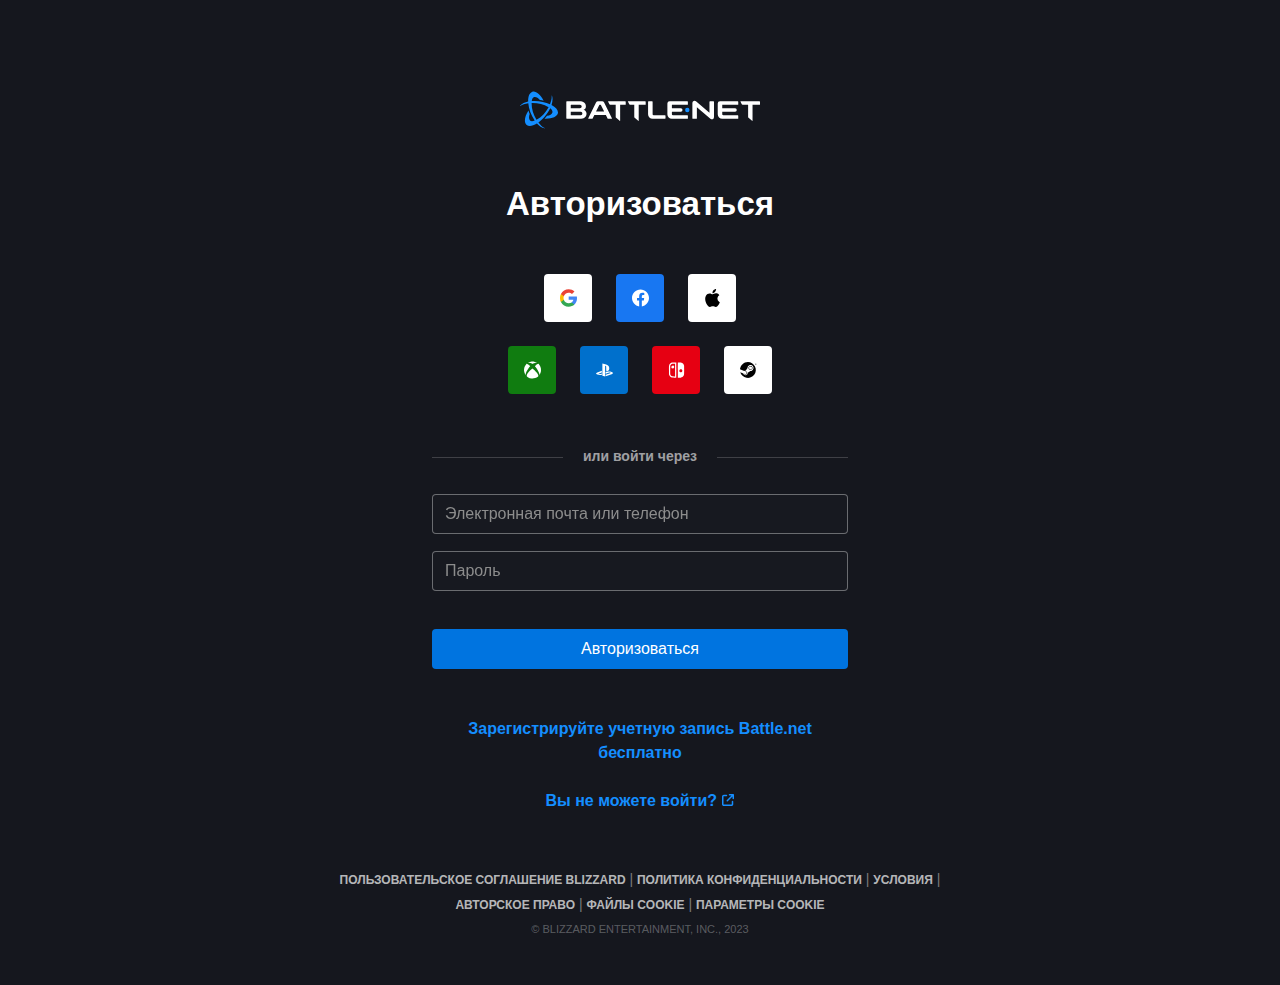
<file: Battle.net/index.html>
<!DOCTYPE html>
<html>
    <head>
        <meta charset="UTF-8">
        <link rel="icon" href="images/favicon.ico" type="image/x-icon">
        <title>Авторизация в Battle.net</title>
        <style>
            .body{
                background-attachment: scroll;
                background-clip: border-box;
                background-color: #15171E;
                background-image: none;
                background-origin: padding-box;
                background-position-x: 50%;
                background-position-y: 0;
                background-size: auto;
                color: #ffffff;
                font-family: "Object Sans", "Arial", "Helvetica", "Segoe UI Symbol", "Segoe MDL2 Assets", sans-serif;
                font-feature-settings: "kern" "liga";
                font-size: 16px;
                height: 965px;
                line-height: 24px;
                margin-top: 0;
                margin-bottom: 0;
                margin-left: 0;
                margin-right: 0;
                min-width: 275px;
                text-size-adjust: 100%;
                display: flex;
                justify-content: center; 
                align-items: center; 
                min-height: 100vh;
            }
            .main{
                max-width: 416px;
                width: 100%;
                display: flex;
                flex-direction: column;
                position: static;
                max-height: 735px;
                height: 100%;
                padding-bottom: 40px;
                transform: none;
            }
            .main-logo{
                margin: 0 auto 38px auto;
                background-size: contain;
                background-position: center;
                background-repeat: no-repeat;
                width: 240px;
                height: 72px;
                display: flex;
            }
            .text{
                font-size: 32px;
                color: #ffffff;
                text-align: center;
                display: block;
                font-weight: 800;
                font-size: 33px;
                line-height: 36px;
                margin: 40px 0px;
            }
            .auth-button{
                margin: 0 auto 11px;
                text-align: center;
                margin-top: 35px;
            }
            .auth{
                padding: 24px 0;
                box-sizing: border-box;
                border: none;
                position: relative;
                width: 100%;
                display: block;
            }
            .main-div{
                display: flex; 
                flex-direction: column; 
                margin: 0 auto 25px; 
                max-width: 416px; 
                min-height: 100%; 
                position: static; 
                transform: none;
            }
            .main-div::before{
                content: "";
                display: block;
                flex-grow: 1;
                min-height: 24px;
                height: 70px;
            }
            .login{
                display: flex;
                flex-flow: row wrap;
                justify-content: center;
                align-items: center;
                margin: 0 40px;
            }
            .container{
                display: flex; 
                flex-direction: column; 
                width: 100%; 
                max-width: 1200px; 
                min-height: 100%; 
                padding-bottom: 40px; 
                padding-left: 0; 
                padding-right: 0; 
                padding-top: 0; 
                position: relative; 
                box-sizing: content-box;
            }
            .buttons{
                display: flex;
                flex-flow: row;
                justify-content: center;
                align-items: center;
                margin: 0 40px;
            }
            .link{
                margin-bottom: 24px;
                display: list-item;
                padding-left: 0;
            }
            .link-a{
                color: #148eff;
                text-decoration: none;
                text-underline-position: under;
                font-weight: 700;
                background: transparent;
            }
            .link-a:hover{
                text-decoration: underline;
                filter: brightness(1.2);
            }
            .button{
                position: relative;
                width: 48px;
                height: 48px;
                padding: 0; 
                margin: 12px;
                border-radius: 4px;
                display: flex; 
                justify-content: center; 
                align-items: center; 
            }
            .button:hover{
                filter: brightness(0.8);
            }
            .main-span{
                position: relative;
                display: inline-block;   
            }
            .main-span:before{
                background-color: rgba(255, 255, 255, 0.18);
                right: 100%;
                margin-right: 20px;
                width: 500px;
                content: "";
                height: 1px;
                position: absolute;
                top: 50%;
            }
            .main-span:after{
                background-color: rgba(255, 255, 255, 0.18);
                left: 100%;
                width: 500px;
                margin-left: 20px;
                content: "";
                height: 1px;
                position: absolute;
                top: 50%;
            }
            .third-party{
                color: rgba(255, 255, 255, 0.6);
                margin: 40px 0 24px 0;
                font-style: normal;
                font-weight: 700;
                width: 100%;
                overflow: hidden;
                white-space: nowrap;
                font-size: 14px;
                font-family: "Noto Sans", "Object Sans", sans-serif;
                line-height: 21px;
                text-transform: none;
                padding: 0;
                display: block;
                text-align: center;
            }
            .submit-button{
                margin-top: 5px;
                margin-bottom: 6px;
                display: block;
                width: 100%;
                padding-left: 0;
                padding-right: 0;
                background-color: #0074e0;
                color: #ffffff;
                border: 2px solid transparent;
                font-weight: 500;
                border-radius: 4px;
                transition: background-color 0.2s, border-color 0.2s, color 0.2s;
                white-space: normal;
                margin: 3px 0;
                padding: 0 20px;
                font-size: 16px;
                line-height: 20px;
                min-height: 40px;
                text-align: center;
                cursor: pointer;
                box-sizing: border-box;
            }
            .main-input{
                max-width: 416px;
                width: 100%;
                display: inline-block;
                vertical-align: middle;
                height: 40px;
                padding: 0 12px;
                margin-top: 3px;
                margin-bottom: 3px;
                font-size: 16px;
                line-height: 24px;
                border: 1px solid rgba(255, 255, 255, 0.36);
                background-color: #171920;
                color: #ffffff;
                box-sizing: border-box;
                border-radius: 4px;
            }
            .main-input::placeholder{
                font-family: "Object Sans", "Arial", "Helvetica", "Segoe UI Symbol", "Segoe MDL2 Assets", sans-serif;
                font-weight: 300;
                filter: brightness(1.2);
            }
            .main-input:focus{
                box-shadow: 0 0 5px rgba(0, 112, 204, 0.5);
                color: #ffffff;
                border: 1px solid #0070CC;
                outline: none;
            }
            .main-input:focus:hover{
                border: 1px solid #ffffff;
            }
            .main-input:hover{
                border: 1px solid #ffffff;
            }
            .links{
                list-style: none;
                display: block;
                margin-block-start: 1em;
                margin-block-end: 1em;
                margin-inline-start: 0px;
                margin-inline-end: 0px;
                padding-inline-start: 40px;
                padding: 0;
                margin: 0 0 39.6px 30px;
                line-height: 30px;
                list-style-type: none;
                text-align: center;
                margin: 10px 0;
                margin: 48px 0 0 0;
                font-size: 16px;
                line-height: 24px;
            }
            .footer{
                position: absolute;
                bottom: 0;
                width: 100%;
                padding-bottom: 24px;
                align-items: center;
                display: block;
                bottom: 20px;
            }
            .footer-div{
                display: block;
                color: rgb(123, 123, 123);
                font-family: "Blizzard", "Arial", "Helvetica", sans-serif;
                font-size: 14px;
                margin: 0;
                padding: 0;
                text-align: center;
            }
            .copyright{
                padding: 0;
                text-align: center;
                font-size: 11px;
                color: rgba(255, 255, 255, 0.3);
                line-height: 24px;
                text-transform: uppercase;
            }
            .footer-link{
                font-size: 12px;
                color: rgba(255, 255, 255, 0.7);
                text-transform: uppercase;
                font-weight: 400;
                text-decoration: none;
                text-underline-position: under;
                font-weight: 700;
                background: transparent;
            }
            .footer-link:hover{
                color: #ffffff;
            }
        </style>
    </head>
    <body class="body">
        <div class="container">
            <div class="main-div">
                <main class="main">
                    <div class="auth">
                         <div>
                             <img class="main-logo" src="images/logo_1.svg" width="240px" height="72px">
                         </div>
                         <h3 class="text">Авторизоваться</h3>
                         <div class="login">
                             <div class="buttons">
                                <form style="display: block; margin: 0">
                                    <a class="button" style="background-color: #ffffff;" href="https://accounts.google.com/v3/signin/identifier?opparams=%253Fscheme%2526deviceProof%253Ddf73b57692dfd98aca7fb487741e7cfa1f591f63ff167ed312b3a47437c764ee%2526isMASDK%253Dfalse&dsh=S1913322998%3A1694364030527792&client_id=196154489538-9rpkrg8u9qimu15c2p1gcas16qnocqrj.apps.googleusercontent.com&o2v=1&redirect_uri=https%3A%2F%2Feu.account.battle.net%2Flogin%2Fsignin%2Fgoogle&response_type=code&scope=openid+profile+email&service=lso&state=[base64]%3D&flowName=GeneralOAuthFlow&continue=https%3A%2F%2Faccounts.google.com%2Fsignin%2Foauth%2Fconsent%3Fauthuser%3Dunknown%26part%[base64]%26as%3DS1913322998%253A1694364030527792%26client_id%3D196154489538-9rpkrg8u9qimu15c2p1gcas16qnocqrj.apps.googleusercontent.com%23&app_domain=https%3A%2F%2Feu.account.battle.net&rart=ANgoxcefZJyJWJDIjGcw_C_J1lHv8rd4igOoZVACqQLBgEHYe_jzeaVWEPK0vynWUKWa03eg8gRkudsN5LgjjpceaIt_7ghn5Q">
                                        <img style="width: 17px; height: 18px;" src="images/google.svg">
                                    </a>
                                </form>
                                <form style="display: block; margin: 0;">
                                    <a class="button" style="background-color: #1877F2;" href="https://www.facebook.com/login.php?skip_api_login=1&api_key=1173546789331741&kid_directed_site=0&app_id=1173546789331741&signed_next=1&next=https%3A%2F%2Fwww.facebook.com%2Fv2.12%2Fdialog%2Foauth%3Fclient_id%3D1173546789331741%26response_type%3Dcode%26state%[base64]%253D%26scheme%26deviceProof%3Ddf73b57692dfd98aca7fb487741e7cfa1f591f63ff167ed312b3a47437c764ee%26redirect_uri%3Dhttps%253A%252F%252Feu.account.battle.net%252Flogin%252Fsignin%252Ffacebook%26scope%3Dpublic_profile%2Bemail%2Buser_friends%26isMASDK%3Dfalse%26ret%3Dlogin%26fbapp_pres%3D0%26logger_id%3Dd9295daf-01a6-4d44-95d6-17349e7c07bb%26tp%3Dunspecified&cancel_url=https%3A%2F%2Feu.account.battle.net%2Flogin%2Fsignin%2Ffacebook%3Ferror%3Daccess_denied%26error_code%3D200%26error_description%3DPermissions%2Berror%26error_reason%3Duser_denied%26state%[base64]%253D%23_%3D_&display=page&locale=en_GB&pl_dbl=0">
                                        <img style="width: 17px; height: 18px;" src="images/facebook.svg">
                                    </a>
                                </form>
                                <form style="display: block; margin: 0;">
                                    <a class="button" style="background-color: #ffffff;" href="https://appleid.apple.com/auth/authorize?client_id=com.blizzard.login&response_type=code&state=[base64]%3D&response_mode=form_post&scheme&deviceProof=df73b57692dfd98aca7fb487741e7cfa1f591f63ff167ed312b3a47437c764ee&redirect_uri=https%3A%2F%2Feu.account.battle.net%2Flogin%2Fsignin%2Fapple&scope=email+name&isMASDK=false">
                                        <img style="width: 17px; height: 18px;" src="images/apple.svg">
                                    </a>
                                </form>
                             </div>
                             <div class="buttons">
                                <form style="display: block; margin: 0">
                                    <a class="button" style="background-color: #107c10;" href="https://login.live.com/oauth20_authorize.srf?client_id=000000004417E628&response_type=code&state=[base64]%3D&scheme&deviceProof=df73b57692dfd98aca7fb487741e7cfa1f591f63ff167ed312b3a47437c764ee&redirect_uri=https%3A%2F%2Feu.account.battle.net%2Flogin%2Fsignin%2Flive&scope=Xboxlive.signin&isMASDK=false">
                                        <img style="width: 17px; height: 18px;" src="images/xbox.svg">
                                    </a>
                                </form>
                                <form style="display: block; margin: 0">
                                    <a class="button" style="background-color: #0070CC;" href="https://my.account.sony.com/central/signin/?client_id=b5b165c3-4146-4a8e-822b-1116fd3b96d0&response_type=code&state=[base64]%3D&scheme&deviceProof=df73b57692dfd98aca7fb487741e7cfa1f591f63ff167ed312b3a47437c764ee&redirect_uri=https%3A%2F%2Feu.account.battle.net%2Flogin%2Fsignin%2Fpsn&scope=psn%3As2s&isMASDK=false&cid=047e4d22-a782-4ebc-9407-7e0b7d4e05ff&error=login_required&error_code=4165&no_captcha=false#/signin/ca?entry=ca">
                                        <img style="width: 17px; height: 18px;" src="images/playstation.svg">
                                    </a>
                                </form>
                                <form style="display: block; margin: 0">
                                    <a class="button" style="background-color: #e60012;" href="https://accounts.nintendo.com/authorize_guide?type=mixed&redirect_uri=https%3A%2F%2Faccounts.nintendo.com%2Fconnect%2F1.0.0%2Fauthorize%3Fclient_id%3D2b8f48e61685a62a%26deviceProof%3Ddf73b57692dfd98aca7fb487741e7cfa1f591f63ff167ed312b3a47437c764ee%26interacted%3D1%26isMASDK%3Dfalse%26redirect_uri%3Dhttps%253A%252F%252Feu.account.battle.net%252Flogin%252Fsignin%252Fnintendo%26response_type%3Dcode%26scheme%3D%26scope%3Dopenid%2Boffline%2Buser.basic%2Buser.email%26state%[base64]%253D">
                                        <img style="width: 17px; height: 18px;" src="images/nintendo.svg">
                                    </a>
                                </form>
                                <form style="display: block; margin: 0">
                                    <a class="button" style="background-color: #ffffff;" href="https://steamcommunity.com/openid/loginform/?goto=%2Fopenid%2Flogin%3Fopenid.ns%3Dhttp%253A%252F%252Fspecs.openid.net%252Fauth%252F2.0%26openid.claimed_id%3Dhttp%253A%252F%252Fspecs.openid.net%252Fauth%252F2.0%252Fidentifier_select%26openid.identity%3Dhttp%253A%252F%252Fspecs.openid.net%252Fauth%252F2.0%252Fidentifier_select%26openid.return_to%3Dhttps%253A%252F%252Feu.account.battle.net%252Flogin%252Fsignin%252Fsteam%253Fstate%[base64]%253D%26openid.realm%3Dhttps%253A%252F%252Feu.account.battle.net%252Flogin%252Fsignin%252Fsteam%253Fstate%[base64]%253D%26openid.mode%3Dcheckid_setup%26isMASDK%3Dfalse%3Fopenid.ns%3Dhttp%253A%252F%252Fspecs.openid.net%252Fauth%252F2.0%26openid.claimed_id%3Dhttp%253A%252F%252Fspecs.openid.net%252Fauth%252F2.0%252Fidentifier_select%26openid.identity%3Dhttp%253A%252F%252Fspecs.openid.net%252Fauth%252F2.0%252Fidentifier_select%26openid.return_to%3Dhttps%253A%252F%252Feu.account.battle.net%252Flogin%252Fsignin%252Fsteam%253Fstate%[base64]%253D%26openid.realm%3Dhttps%253A%252F%252Feu.account.battle.net%252Flogin%252Fsignin%252Fsteam%253Fstate%[base64]%253D%26openid.mode%3Dcheckid_setup">
                                        <img style="width: 17px; height: 18px;" src="images/steam.svg">
                                    </a>
                                </form>
                             </div>
                         </div>
                         <div class="third-party">
                            <span class="main-span">или войти через</span>
                         </div>
                         <div style="display: block; width: 100%; padding: 0; max-width: 416px; align-items: center;">
                            <div style="margin: 0 auto 11px;">
                                <input class="main-input" type="text" placeholder="Электронная почта или телефон" spellcheck="false" autocorrect="off">
                            </div>
                            <div style="margin: 0 auto 11px;">
                                <input class="main-input" type="password" placeholder="Пароль" spellcheck="false" autocorrect="off">
                            </div>
                        </div>
                        <div class="auth-button">
                            <button class="submit-button" type="submit" aria-label="Авторизоваться">Авторизоваться</button>
                        </div>
                        <ul class="links">
                            <li class="link">
                                <b><a class="link-a" rel="internal" href="https://account.battle.net/creation/?theme=bnet-next&amp;flowTrackingId=68d91ff6-8262-4f01-8a6f-15e60c69f3f6&amp;bdp=df73b57692dfd98aca7fb487741e7cfa1f591f63ff167ed312b3a47437c764ee" tabindex="0" id="signup" role="button">
                                    Зарегистрируйте учетную запись Battle.net бесплатно
                                    </a></b>
                            </li>
                            <li role="link">
                                <a class="link-a" rel="internal" target="_blank" href="https://account.battle.net/recovery/?theme=bnet-next&amp;flowTrackingId=68d91ff6-8262-4f01-8a6f-15e60c69f3f6" tabindex="0" id="loginSupport" role="button">
                                    Вы не можете войти?
                                    <svg style="display: inline-block; width: 0.75em; height: 0.75em; margin-left: 1px; margin-bottom: 3px; line-height: inherit; vertical-align: middle;" xmlns="http://www.w3.org/2000/svg" height="1em" viewBox="0 0 512 512"><style>svg{fill:#158eff};</style><path d="M320 0c-17.7 0-32 14.3-32 32s14.3 32 32 32h82.7L201.4 265.4c-12.5 12.5-12.5 32.8 0 45.3s32.8 12.5 45.3 0L448 109.3V192c0 17.7 14.3 32 32 32s32-14.3 32-32V32c0-17.7-14.3-32-32-32H320zM80 32C35.8 32 0 67.8 0 112V432c0 44.2 35.8 80 80 80H400c44.2 0 80-35.8 80-80V320c0-17.7-14.3-32-32-32s-32 14.3-32 32V432c0 8.8-7.2 16-16 16H80c-8.8 0-16-7.2-16-16V112c0-8.8 7.2-16 16-16H192c17.7 0 32-14.3 32-32s-14.3-32-32-32H80z"/></svg>
                                </a>
                            </li>
                        </ul>
                 </main>
            </div>
            <footer class="footer">
                <div class="footer-div">
                    <a class="footer-link" href="https://www.blizzard.com/company/legal/eula" data-analytics="global-nav" data-analytics-placement="Footer - eula">Пользовательское соглашение Blizzard</a>
                    <span>|</span>
                    <a class="footer-link" href="https://www.blizzard.com/company/about/privacy.html" data-analytics="global-nav" data-analytics-placement="Footer - Privacy">Политика конфиденциальности</a>
                    <span>|</span>
                    <a class="footer-link" href="https://www.blizzard.com/company/legal/" data-analytics="global-nav" data-analytics-placement="Footer - Terms">Условия</a>
                    <span>|</span>
                </div>
                <div class="footer-div">
                    <a class="footer-link" href="https://eu.blizzard.com/company/about/infringementnotice.html" data-analytics="global-nav" data-analytics-placement="Footer - copyright">Авторское право</a>
                    <span>|</span>
                    <a class="footer-link" href="/login/cookies" data-analytics="global-nav" data-analytics-placement="Footer - Cookies">Файлы cookie</a>
                    <span>|</span>
                    <a class="footer-link" href="/login/cookies#settings" data-analytics="global-nav" data-analytics-placement="Footer - Cookie Settings">Параметры cookie</a>
                    </div>
                    <div class="copyright">© Blizzard Entertainment, Inc., 2023</div>
                </div>
            </footer>
        </div>
    </body>
</html>
</file>
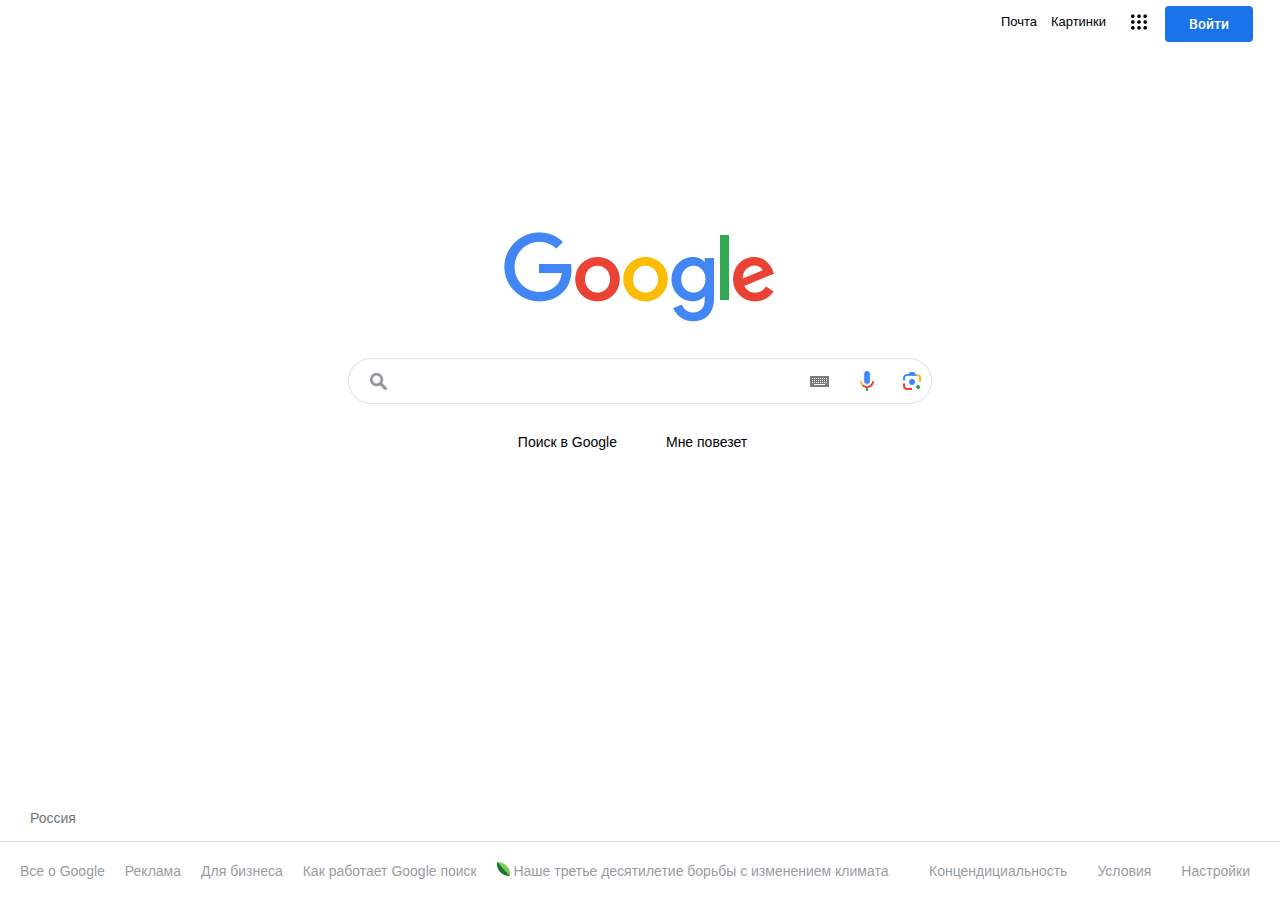
<file: Gooogle/index.html>
<!DOCTYPE html>
<html lang="en">
    <head>
        <meta charset="UTF-8">
        <meta name="viewport" content="width=device-width, initial-scale=1.0">
        <link rel="preconnect" href="https://fonts.googleapis.com">
        <link rel="preconnect" href="https://fonts.gstatic.com" crossorigin>
        <link
            href="https://fonts.googleapis.com/css2?family=Bricolage+Grotesque:opsz,wght@10..48,500;10..48,600;10..48,700;10..48,800&family=Oswald:wght@300;500;700&family=Roboto:wght@100;300;400;500;700;900&display=swap"
            rel="stylesheet">
        <link rel="icon" type="image/x-icon" href="google-icon.png">
        <title>Google</title>
        <style>
        body{
            background-color: rgb(255, 255, 255);
            margin:0;
            font-family: Arial, Helvetica, sans-serif;
            font-size: 14px;
        }

        .header-line{
            display: flex;
            align-items: center;
            justify-content: flex-end;
            padding: 9px;
        }

        .text-nav{
            color: rgb(0, 0, 0);
            font-size: 13px;
            font-family: Arial, Helvetica, sans-serif;
            text-decoration: none;
            margin-right: 10px;
        }

        .text-nav:hover{
            text-decoration: underline;
        }

        .nav-text{
            margin-right: 3px;
        }

        .nav-profile{
            display: flex;
            align-items: center;
        }

        .btn{
            margin-right: 10px;
            margin-top: 5px;
        }

        .logo{
            margin-right: 10px;
            margin-top: 14px;
        }

        .btn{

        }

        .button {
            text-decoration: none;
            background: #1a73e8;
            border: 1px solid transparent;
            font-family: 'Roboto', sans-serif;
            color: #ffffff;
            min-width: 96px;
            padding: 9px 23px;
            box-sizing: border-box;
            border-radius: 4px;
            text-align: center;
            line-height: 16px;
            font-size: 14px;
            font-weight: 500;
            width: 96px;
            height: 35px;
            margin: 0px 8px;
        }

        .button:hover{
            background-color: #79a5eb;
        }

        .logo-img {
            margin-top: 5px;
            margin-right: 10px;
        }

        .main-bg{
            display: flex;
            flex-direction: column;
            align-items: center;
            margin-bottom: 25px;
            margin-top: 100px;
        }

        .bg-img{
            margin-top: 90px;
        }

        .content-form{
            margin: 0 auto;
            padding-top: 6px;
            position: relative;
            max-width: 584px;
            width: auto;
        }

        .input-form{
            border: 1px solid #dfe1e5;
            display: flex;
            border-radius: 24px;
            max-width: 584px;
            min-height: 44px;
            margin: 0 auto;
            background: #ffffff;
        }

        .logo-png{
            margin-left: 12px;
        }

        .search-logo{
            display: flex;
        }

        .input-text{
            display: flex;
            flex-wrap: wrap;
            flex: 1;
            margin-top: 15px;
            margin-left: 5px;
        }

        .text-area-input{
            resize: none;
            background-color: transparent;
            border: none;
            margin: 0;
            padding: 0;
            color: #e8eaed;
            word-wrap: break-word;
            display: flex;
            outline: none;
            width: 400px;
        }

        .icons-input{
            display: flex;
            flex: 0 0 auto;
            flex-direction: row;
            height: 44px;
        }

        .keyboard{
            display: flex;
            align-items: center;
            padding: 0 8px;
            width: 24px;
            cursor: pointer;
            margin-right: 10px;
        }

        .microphone{
            display: flex;
            align-items: center;
            padding: 0 8px;
            width: 24px;
            cursor: pointer;
        }

        .camera{
            display: flex;
            align-items: center;
            padding: 0 8px;
            width: 20px;
            cursor: pointer;
            margin-right: 20px;
        }

        .btns{
            display: flex;
            justify-content: center;
            text-align: center;
            font-family: Arial, Helvetica, sans-serif;
        }
        .btns a{
            height: 36px;
            min-width: 54px;
            text-align: end;
            cursor: pointer;
            padding: 0 16px;
            border-radius: 4px;
            border: 1px solid #ffffff;
            background-color: #ffffff;
            color: rgb(0, 0, 0);
            margin-top: 20px;
            text-decoration: none;
            margin-right: 15px;
            line-height: 35px;
            font-size: 14px;
        }

        .btns a:hover{
            border: 1px solid rgb(99, 95, 95);
        }

        .search-section{
            margin-bottom: 243px;
        }

        .footer{
            background: #ffffff;
            display: block;
            position: absolute;
            left: 0;
            bottom: 0;
            width: 100%;
            max-height: 130px;
        }

        .up-footer{
            display: flex;
            margin: 0;
            padding: 15px 30px;
            border-bottom: 1px solid #dadce0;
            color: #70757a;
            font-family: Arial, Helvetica, sans-serif
            
        }

        .nav-footer{
            display: flex;
            flex-direction: row;
            justify-content: space-between;
            font-family: Arial, Helvetica, sans-serif
        }
        
        .first-part-nav{
            display: flex;
            justify-content: space-around;
            align-items: center;
            margin-top: 20px;
            font-family: Arial, Helvetica, sans-serif;
            font-size: 14px;
        }

        .first-part-nav a {
            color: #999da2;
            text-decoration: none;
            margin-left: 20px;
            font-size: 16px;
            margin-bottom: 10px;
            font-size: 14px
        }

        .first-part-nav a:hover{
            text-decoration: underline;
        }

        .second-part-nav{
            display: flex;
            justify-content: space-around;
            align-items: center;
            margin-top: 20px;
        }

        .second-part-nav a {
            color: #999da2;
            text-decoration: none;
            margin-left: 0;
            margin-bottom: 10px;
            font-size: 14px;
        }
        .second-part-nav a:hover{
            text-decoration: underline;
        }

        .third-part-nav{
            display: flex;
            justify-content: space-between;
            align-items: center;
            margin-top: 20px;
            margin-right: 20px;
            font-size: 14px
        }
        
        .third-part-nav a {
            color: #999da2;
            font-size: 16px;
            text-decoration: none;
            margin-left: 20px;
            margin-bottom: 10px;
            margin-right: 10px;
            font-size: 14px
        }

        .third-part-nav a:hover{
            text-decoration: underline;
        }

        .footer-navigation-info{
            height: 58px;
        }

        .submit-text{
            display: none;
        }

    </style>
    </head>
    <body>
        <div class="header">
            <div class="container">
                <style>
                    
                </style>
                <div class="header-line">
                    <div class="nav-text">
                        <a class="text-nav" href="https://www.google.com/gmail/about/">Почта</a>
                        <a class="text-nav" href="http://127.0.0.1:5500/FirstHomework/index.html#">Картинки</a>
                    </div>

                    <div class="nav-profile">
                        <div class="logo-png">
                            <a class="logo-nav" href="#">
                                <img class="logo-img" src="logoGoogle.png" alt
                                    style="width: 16px;">
                            </a>
                        </div>
                        <div class="btn">
                            <a class="button" href="#">Войти</a>
                        </div>
                    </div>
                </div>
            </div>
        </div>

        <div class="main-bg">
            <div class="bg-img">
                <img src="bg-google.png" alt>
            </div>
        </div>

        <div class="search-section">
            <form action="https://google.com/search" method="get"">
                <div class="inner-form">
                    <div class="content-form">
                            <div class="input-form">
                                <div class="search-logo">
                                    <div class="logo">
                                        <span><img src="search-icon-png-2.png" alt="" style="width: 17px; margin-left: 21px;"></span>
                                    </div>
                                </div>
                                <div class="input-text">
                                    <input type="text" maxlength="2048" name="q" class="text-area-input">
                                </div>
                                <div class="icons-input">
                                    <div class="keyboard">
                                        <img title="Экранная клавиатура" src="GooglePad.png" style="width: 19px;height: 11px;" alt="">
                                    </div>
                                    <div class="microphone">
                                        <img title="Голосовой поиск" src="Google_mic.svg.png" style="width: 14px;" alt="">
                                    </div>
                                    <div class="camera">
                                        <img title="Поиск по картинке" src="Google_Lens_Icon.svg.png" style="width: 24px;height: 24px;" alt="">
                                    </div>
                                </div>
                            </div>
                        <div class="btns">
                            <a href="#">Поиск в Google</a>
                            <a href="https://www.google.com/doodles">Мне повезет</a>
                        </div>
                        <input type="submit" class="submit-text">
                    </div>
                </div>
            </form>
        </div>
        
        <footer class="footer">
            <div class="up-footer">
                Россия
            </div>
            <div class="footer-navigation-info">
                <div class="nav-footer">
                    <div class="first-part-nav">
                        <a href="https://about.google/?utm_source=google-RU&utm_medium=referral&utm_campaign=hp-footer&fg=1">Все о Google</a>
                        <a href="https://ads.google.com/intl/ru_ru/home/?subid=ww-ww-et-g-awa-a-g_hpafoot1_1!o2&utm_source=google.com&utm_medium=referral&utm_campaign=google_hpafooter&fg=1">Реклама</a>
                        <a href="https://www.google.com/services/?subid=ww-ww-et-g-awa-a-g_hpbfoot1_1!o2&utm_source=google.com&utm_medium=referral&utm_campaign=google_hpbfooter&fg=1#?modal_active=none">Для бизнеса</a>
                        <a href="https://www.google.com/search/howsearchworks/?fg=1">Как работает Google поиск</a>
                    </div>
                    <div class="second-part-nav">
                        
                        <a href="https://sustainability.google/intl/ru/carbon-free/?utm_source=googlehpfooter&utm_medium=housepromos&utm_campaign=bottom-footer&utm_content=#home">
                            <img src="leaf.png" alt="" style="width: 12.25px; height: 14px;">
                            Наше третье десятилетие борьбы с изменением климата</a>
                    </div>
                    <div class="third-part-nav">
                        <a href="https://policies.google.com/privacy?hl=ru&fg=1">Концендициальность</a>
                        <a href="https://policies.google.com/terms?hl=ru&fg=1">Условия</a>
                        <a href="#">Настройки</a>
                    </div>
            </div>
            </div>
        </footer>

    </body>
</html>
</file>
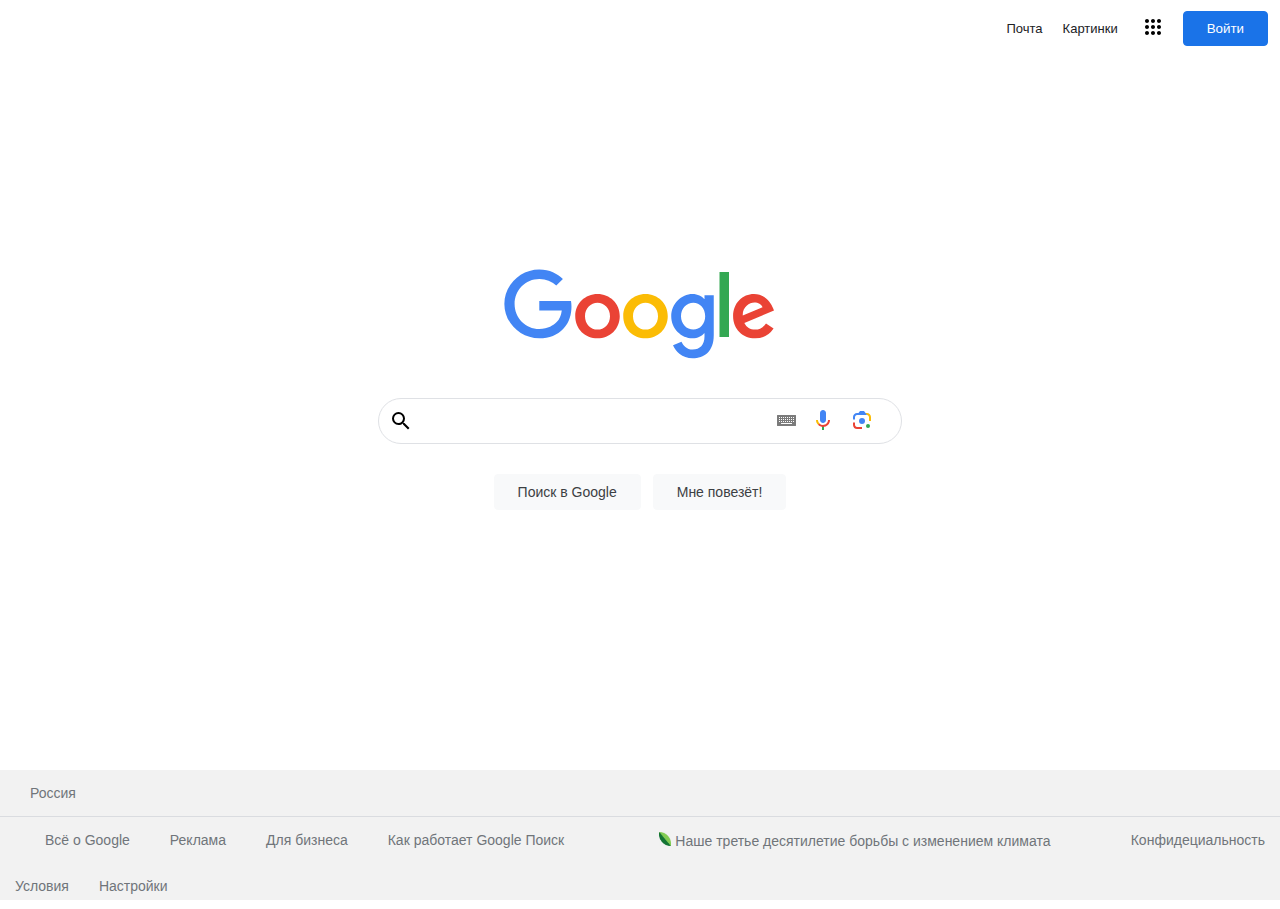
<file: homework_1/Google/index.html>
<!DOCTYPE html>
<html>
    <head>
        <meta charset="UTF-8">
        <link rel="icon" href="images/google_favicon.ico" type="image/x-icon">
        <title>Google</title>
        <style>
            .body{
                height: 100%;
                font-size: 14px;
                font-family: Arial, sans-serif;
                display: grid;
                grid-template-columns: 1fr minmax(auto, 584px) 1fr;
                grid-template-rows: min-content 1fr min-content;
            }
            .header{
                height: 48px;
                line-height: normal;
                padding-bottom: 0;
                padding-left: 32px;
                padding-right: 4px;
                padding-top: 0;
                grid-column: 1 / -1;
            }
            .navigation{
                padding-left: 15px;
                display: grid;
                grid-template-columns: 1fr min-content max-content;
                column-gap: 10px;
                align-items: center;
            }
            .navigation-list{
                margin: 0;
                padding: 0;
                font-size: 13px;
                list-style: none;
                display: flex;
                gap: 10px;
                margin-left: auto;
            }
            .navigation-link{
                padding: 5px;
                color: #202124;
                text-decoration: none;
            }
            .navigation-link:hover{
                text-decoration: underline;
            }
            .apps-button{
                width: 40px;
                height: 40px;
                border: none;
                border-radius: 50%;
                background-color: transparent;
                cursor: pointer;
            }
            .apps-icon{
                margin: auto;
                display: block;
                fill: #5f6368;
            }
            .apps-button:hover{
                background-color: #f2f2f2;
            }
            .sign-in-button{
                margin: 0;
                padding: 9px 23px;
                border-radius: 4px;
                text-decoration: none;
                cursor: pointer;
                border: 1px solid #1a73e8;
                background-color: #1a73e8;
                color: #ffffff;
            }
            .sign-in-button:hover{
                background-color: #1b66c9;
            }
            .main{
                grid-column: 2 / -2;
                padding: 15px 30px;
                display: grid;
                justify-items: center;
                align-content: center;
                row-gap: 30px;
            }
            .main-title{
                margin-top: 198px;
                margin-bottom: 0px;
            }
            .main-buttons{
                display: flex;
                justify-content: center;
                gap: 12px;
            }
            .search{
                margin-top: 0px;
                display: flex;
                grid-template-columns: 44px 1fr 44px 44px;
                height: 44px;
                border: 1px solid #dfe1e5;
                border-radius: 24px;
                justify-self: stretch;
            }
            .search-icon{
                padding-left: 10px;
                place-self: center;
                fill: #9aa0a6;
            }
            .search-input{
                margin: 0;
                padding: 0;
                padding-left: 10px;
                font-size: 16px;
                height: 100%;
                width: 100%;
                border: none;
                outline: none;
                background-color: transparent;
            }
            .search-button{
                margin: 0;
                padding: 9px 23px;
                border-radius: 4px;
                text-decoration: none;
                font-size: inherit;
                font-family: inherit;
                cursor: pointer;
                border: 1px solid #f8f9fa;
                background-color: #f8f9fa;
                color: #3c4043;
            }
            .search-button:hover{
                box-shadow: 0 1px 1px rgb(0 0 0 / 10%);
            }
            .input-button{
                margin-right: 15px;
                padding: 0;
                border: none;
                background-color: transparent;
                cursor: pointer;
            }
            .input-gap{
                margin-left: auto;
            }
            .input-margin{
                margin-right: 15px;
            }
            .footer{
                justify-self: stretch;
                display: block;
                position: absolute;
                left: 0;
                bottom: 0;
                max-height: 130px;
                width: 100%;
                display: flex;
                flex-wrap: wrap;
                background-color: #f2f2f2;
                color: #70757a;
                grid-column: 1 / -1;
            }
            .footer-gap{
                margin-left: auto;
            }
            .footer-center{
                place-self: center;
                margin-left: 35px;
            }
            .footer-text{
                width: 100%;
                margin: 0;
                padding: 15px 30px;
                border-bottom: 1px solid #dadce0;
            }
            .footer-list{
                margin: 0;
                padding: 15px 30px;
                list-style: none;
                display: flex;
                gap: 10px;
            }
            .footer-margin{
                margin-right: 30px;
            }
            .footer-link{
                padding: 15px;
                text-decoration: none;
                color: #70757a;
            }
            .footer-link:hover{
                text-decoration: underline;
            }
            .submit-text {
                background: transparent;
                border: none;
                width: 0px;
                height: 0px;
            }
        </style>
    </head>
    <body class="body">
       <header class="header">
            <nav class="navigation">
                <ul class="navigation-list">
                    <li><a class="navigation-link" href="https://mail.google.com/mail/&ogbl">Почта</a></li>
                    <li><a class="navigation-link" href="https://www.google.com/imghp?hl=ru&ogbl">Картинки</a></li>
                </ul>
                <button class="apps-button" type="button" aria-label="Приложения">
                    <img src="images/apps.svg" width="24" height="24">
                </button>
                <button class="sign-in-button" type="button">Войти</button>
            </nav>
       </header> 
       <main class="main">
        <h1 class="main-title">
            <img src="images/google_logo.svg" width="272" height="92" fetchpriority="high" alt="Google">
        </h1>
        <form class="search" action="https://google.com/search" method="get">
                <img class="search-icon" src="images/search.svg" width="24" height="24">
                <input class="search-input input-gap" type="text" aria-label="Поиск" name="q">
                <button class="input-button" type="button" aria-label="Экранная клавиатура">
                    <img src="images/keyboard.png" width="19" height="11">
                </button>
                <button class="input-button" type="button" aria-label="Поиск по голосу">
                    <img src="images/voice.svg" width="24" height="24">
                </button>
                <button class="input-button input-margin" type="button" aria-label="Поиск по картинке">
                    <img src="images/image.svg" width="24" height="24">
                </button>
                <input type="submit" class="submit-text">
        </form>
        <div class="main-buttons">
            <button class="search-button" type="button">Поиск в Google</button>
            <button class="search-button" type="button">Мне повезёт!</button>
        </div>
       </main>
       <footer class="footer">
            <p class="footer-text">Россия</p>
            <ul class="footer-list">
                <li><a class="footer-link" href="https://about.google/?utm_source=google-RU&utm_medium=referral&utm_campaign=hp-footer&fg=1">Всё о Google</a></li>
                <li><a class="footer-link" href="https://www.google.com/intl/ru_ru/ads/?subid=ww-ww-et-g-awa-a-g_hpafoot1_1!o2&utm_source=google.com&utm_medium=referral&utm_campaign=google_hpafooter&fg=1">Реклама</a></li>
                <li><a class="footer-link" href="https://www.google.com/services/?subid=ww-ww-et-g-awa-a-g_hpbfoot1_1!o2&utm_source=google.com&utm_medium=referral&utm_campaign=google_hpbfooter&fg=1">Для бизнеса</a></li>
                <li><a class="footer-link" href="https://google.com/search/howsearchworks/?fg=1">Как работает Google Поиск</a></li>
            </ul>
            <div class="footer-center">
                <a class="footer-link" href="https://sustainability.google/intl/ru/carbon-free/?utm_source=googlehpfooter&utm_medium=housepromos&utm_campaign=bottom-footer&utm_content=">
                    <img src="images/list.png" width="12.25" height="14">
                    Наше третье десятилетие борьбы с изменением климата
                </a>
            </div>
                <a class="footer-link footer-gap" href="https://policies.google.com/privacy?hl=ru&fg=1">Конфидециальность</a>
                <a class="footer-link" href="https://policies.google.com/terms?hl=ru&fg=1">Условия</a>
                <a class="footer-link footer-margin" href="">Настройки</a>
       </footer>
    </body>
</html>
</file>
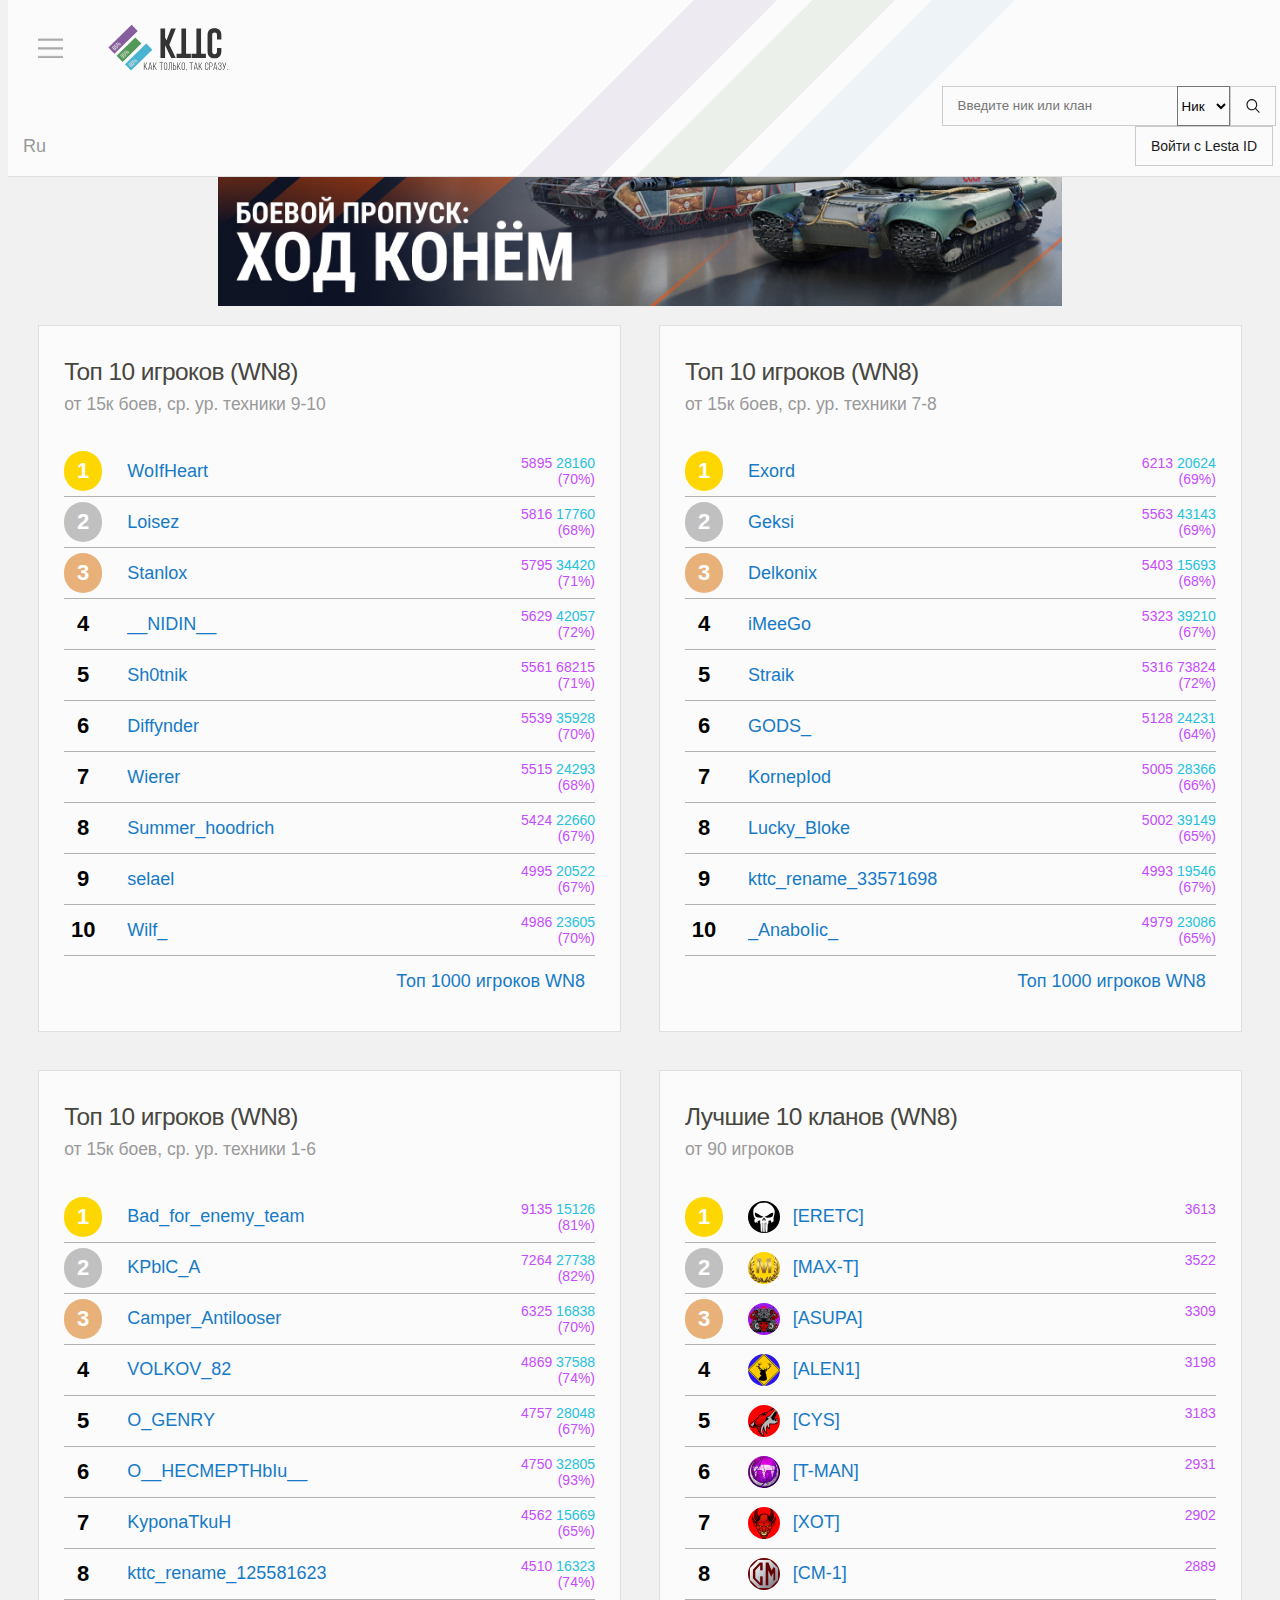
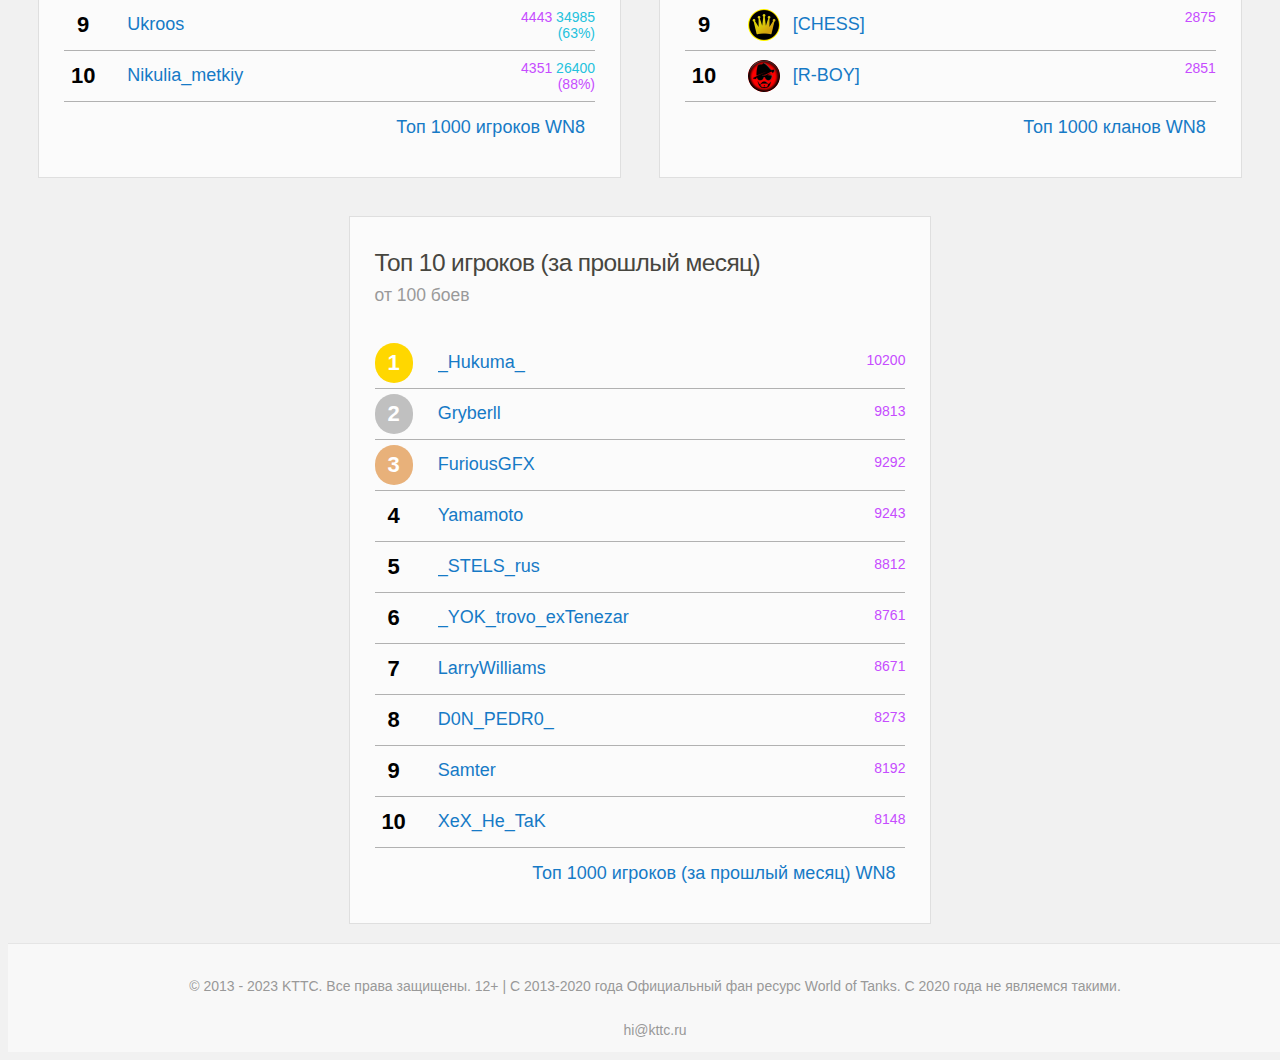
<file: homework_1/kttc/index.html>
<!DOCTYPE html>
<html class="html">
    <head>
        <meta charset="UTF-8">
        <link rel="icon" href="images/kttc_favicon.ico" type="image/x-icon">
        <title>Лучшие игроки и кланы. KTTC - Как только, так сразу. Сессионная статистика World of Tanks.</title>

        <style>
            .html{
                font-family: "Roboto", "Helvetica Neue", Helvetica, Arial, sans-serif;
            }
            .body{
                min-height: 100%;
                font-family: 'Roboto', sans-serif;
                font-size: 14px;
                color: rgba(0, 0, 0, .8);
                background-color: #f1f1f1;
            }
            .header{
                display: flex;
                min-height: 80px;
                border-bottom: 1px solid #dedede;
                flex-direction: row;
                box-sizing: border-box;
                top: 0;
                width: 100%;
                position: absolute;
                align-items: center;
                flex-wrap: wrap;
                justify-content: flex-end;
                padding: 10px 0;
                background: #fbfbfb url(images/kttc_bg.svg) no-repeat scroll 50% 0;
                background-size: cover;
            }
            .header-list{
                margin-right: auto;
                padding: 0;
                font-size: 13px;
                list-style: none;
                display: flex;
                gap: 10px;
            }
            .header-menu{
                border: none;
                background: #fbfbfb;
                width: 8px;
                height: 8px;
                place-self: center;
                padding-left: 30px;
                padding-top: 15px;
                padding-right: 60px;
            }
            .header-logo{
                display: flex;
                width: 121px;
                height: 50px;
                background: #fbfbfb;
                border: 0;
            }
            .header-input{
                padding-left: 920px;
                display: flex;
                position: relative;
                flex-direction: row;
                margin-left: auto;
            }
            .input{
                border: 1px solid #cccccc;
                line-height: 38px;
                padding: 0 15px;
                width: 100%;
                outline: none;
                border-right: 0;
                border-radius: 0;
                background: #fbfbfb;
            }
            .header-select{
                width: 80px;
                height: 40px;
                background: transparent;
            }
            .submit-text {
                background: transparent;
                border: none;
                width: 0px;
                height: 0px;
            }
            .sign-in-button{
                margin-left: auto;
                margin-right: 15px;
                display: flex;
                width: 136.66;
                align-items: center;
                border: 1px solid #cbcbcb;
                text-decoration: none;
                line-height: 38px;
                padding-left: 15px;
                padding-right: 15px;
                background: transparent;
                color: #1a1a1a;
            }
            .header-buttons{
                margin-left: auto;
            }
            .search-button{
                border: 1px solid #cbcbcb;
                padding: 0 15px;
                text-decoration: none;
                color: black;
                transition: all .5s;
                line-height: 38px;
                display: flex;
                background: transparent;
                white-space: nowrap;
                display: flex;
                flex-direction: row;
                align-items: center;
            }
            .search-button:hover {
                background-color: #f2f2f2;
                color: black;
                text-decoration: none;
            }
            .header-link{
                font-size: 18px;
                padding-left: 15px;
                padding-right: 5px;
                text-decoration: none;
                color: #999;
            }
            .header-link:hover{
                color: #1a1a1a;
                text-decoration: underline;
            }
            .main{
                padding-top: 80px;
            }
            .main-img{
                width: 100%;
                display: flex;
                justify-content: center;
                place-self: center;
                width: 844;
                height: 217.52;
            }
            .footer{
                padding: 0;
                width: 100%;
                background-color: #f8f8f8;
                border-top: 1px solid #E5E5E5;
                color: #999;
                padding-top: 20px;
                display: flex;
                flex-direction: column;
                align-items: center;
                justify-content: center;
                padding: 20px 15px 0;
            }
            .main-table{
                display: flex;
                background-color: #fbfbfb;
                border: 1px solid #dfdfdf;
                flex-direction: column;
                justify-content: flex-start;
                align-items: flex-start;
                padding: 25px;
                max-width: 100%;
                width: 42%;
                margin: 1.5vw 1.5%;
            }
            .main-h2{
                font-size: 1.75em;
                letter-spacing: -0.025em;
                color: #47463f;
                margin: 0;
                font-weight: 500;
                line-height: 1.75em;
            }
            .main-p{
                color: #999;
                font-size: 1.25em;
                position: relative;
                margin: 0 0 2em 0;
                margin-bottom: 1em;
            }
            .main-ol{
                display: flex;
                flex-direction: column;
                width: 100%;
                margin-bottom: 0;
                list-style: none;
                margin: 0 0 2em 0;
                padding: 0;
                border: 0;
                font-size: 100%;
                font-weight: normal;
                vertical-align: baseline;
                background: transparent;
                margin-block-start: 1em;
                margin-block-end: 1em;
                margin-inline-start: 0px;
                margin-inline-end: 0px;
            }
            .main-li{
                margin: 0;
                border: 0;
                background: transparent;
                font-size: 100%;
                font-weight: normal;
                vertical-align: baseline;
                padding: 5px 0;
                position: relative;
                border-bottom: 1px solid #B1B1B1;
                counter-increment: step-counter;
                padding-left: 40px;
                flex-wrap: nowrap;
                display: flex;
                justify-content: space-between;
                align-items: center;
                flex-direction: row;
            }
            .main-li:before{
                content: counter(step-counter);
                width: 40px;
                display: inline-block;
                border-radius: 20px;
                text-align: center;
                height: 40px;
                line-height: 39px;
                font-weight: bold;
                color: #000000;
                vertical-align: middle;
                margin-right: 5px;
                margin-left: -40px;
                font-size: 22px;
            }
            .main-li:first-child::before{
                background-color: gold;
                color: white;
                font-size: 22px;
            }
            .main-li:nth-child(2)::before{
                background-color: silver;
                color: white;
                font-size: 22px;
            }
            .main-li:nth-child(3)::before{
                background-color: #E8B17A;
                color: white;
                font-size: 22px;
            }
            .main-span{
                margin: 0;
                border: 0;
                background: transparent;
                font-size: 100%;
                font-weight: normal;
                vertical-align: baseline;
                width: 100%;
                padding-left: 20px;
                display: flex;
                flex-direction: row;
                flex-wrap: nowrap;
                justify-content: space-between;
            }
            .span-left{
                margin: 0;
                border: 0;
                background: transparent;
                font-size: 100%;
                font-weight: normal;
                vertical-align: baseline;
                display: flex;
                flex-wrap: nowrap;
                align-items: center;
                flex-direction: row;
                width: 50%;
                justify-content: flex-start;
                overflow: hidden;
            }
            .span-right{
                margin: 0;
                padding-top: 0;
                border: 0;
                background: transparent;
                font-size: 100%;
                font-weight: normal;
                vertical-align: baseline;
                flex-wrap: nowrap;
                align-items: center;
                flex-direction: row;
                width: 20%;
                justify-content: flex-end;
                text-align: right;
            }
            .span-detail{
                margin-left: auto;
                border-bottom: 0;
                padding: 15px 0 0 0;
            }
            .main-a{
                margin: 0;
                border: 0;
                background: transparent;
                font-size: 18px;
                font-weight: normal;
                vertical-align: baseline;
                margin-right: 10px;
                display: flex;
                align-items: center;
                cursor: pointer;
                color: #167ac6;
                text-decoration: none;
            }
            .main-a:hover{
                text-decoration: underline;
            }
            .clan-img{
                width: 32px; 
                height: 32px;
                border-radius: 100px;
            }
            .clan-stat{
                margin-left: 5px;
                white-space: nowrap;
            }
            .table-container {
                display: flex;
                flex-direction: row;
                justify-content: center;
                flex-wrap: wrap;
            }
        </style>
    </head>
    <body class="body">  
        <header class="header">
            <ul class="header-list">
                <li><button class="header-menu" type="button">
                    <img src="images/menu.ico" width="25" heigth="18">
                </button></li>
                <li><a class="header-logo" href="https://kttc.ru/wot/ru/">
                    <img src="images/kttc_logo.svg" width="121px" height="50px">
                </a></li>
            </ul>
            <form class="header-input" action="https://kttc.ru/wot/ru/user/" method="get">
                <input class="input" type="text" autocomplete='off' spellcheck='false' autocorrect='off' placeholder="Введите ник или клан">
                <select class="header-select">
                    <option>Ник</option>
                    <option>Клан</option>
                </select>
                <button class="search-button" type="button" aria-label="Поиск">
                    <img src="images/kttc_search.svg" width="14.42" height="13.71">
                </button>
                <input class="submit-text" type="submit">
            </form>
            <a class="header-link" href="">Ru</a>
            <div class="header-buttons">
                <a class="sign-in-button" href="https://lesta.ru/id/signin/?next=%2Fid%2Fopenid%2F4207337761985678797%2F&trust_root=https%3A%2F%2Fapi.tanki.su%2F&sso_notifications=disable&flow=web_view">Войти с Lesta ID</a>
            </div>
        </header>
        <main class="main">
             <div>
                <a class="main-img" href="https://click.track-lesta.ru/BQYH8Zxk">
                    <img src="images/kttc_update.jpeg" width="844" height="217.52">
                </a>
            </div>
            <div class="table-container">
                <section class="main-table">
                    <header>
                        <h2 class="main-h2">Топ 10 игроков (WN8)</h2>
                        <p class="main-p">от 15к боев, ср. ур. техники 9-10</p>
                    </header>
                    <ol class="main-ol">
                        <li class="main-li">
                            <span class="main-span">
                                <span class="span-left">
                                    <a class="main-a" href="https://kttc.ru/wot/ru/user/WoIfHeart/">WoIfHeart</a>
                                </span>
                                <span class="span-right" style="color:#c64cff">
                                    <span title="WN8" style="color:#c64cff">
                                        5895                    </span>
                                    <span title="Количество боёв" style="color:#25c2dd">
                                        28160                    </span>
                                    <span title="Побед" style="color:#c64cff">
                                        (70%)
                                    </span>
                                </span>
                            </span>
                        </li>
                        <li class="main-li">
                            <span class="main-span">
                                <span class="span-left">
                                    <a class="main-a" href="https://kttc.ru/wot/ru/user/Loisez/">Loisez</a>
                                </span>
                                <span class="span-right" style="color:#c64cff">
                                    <span title="WN8" style="color:#c64cff">
                                        5816                    </span>
                                    <span title="Количество боёв" style="color:#25c2dd">
                                        17760                    </span>
                                    <span title="Побед" style="color:#c64cff">
                                        (68%)
                                    </span>
                                </span>
                            </span>
                        </li>
                        <li class="main-li">
                            <span class="main-span">
                                <span class="span-left">
                                    <a class="main-a" href="https://kttc.ru/wot/ru/user/Stanlox/">Stanlox</a>
                                </span>
                                <span class="span-right" style="color:#c64cff">
                                    <span title="WN8" style="color:#c64cff">
                                        5795                    </span>
                                    <span title="Количество боёв" style="color:#25c2dd">
                                        34420                    </span>
                                    <span title="Побед" style="color:#c64cff">
                                        (71%)
                                    </span>
                                </span>
                            </span>
                        </li>
                        <li class="main-li">
                            <span class="main-span">
                                <span class="span-left">
                                    <a class="main-a" href="https://kttc.ru/wot/ru/user/__NIDIN__/">__NIDIN__</a>
                                </span>
                                <span class="span-right" style="color:#c64cff">
                                    <span title="WN8" style="color:#c64cff">
                                        5629                    </span>
                                    <span title="Количество боёв" style="color:#25c2dd">
                                        42057                    </span>
                                    <span title="Побед" style="color:#c64cff">
                                        (72%)
                                    </span>
                                </span>
                            </span>
                        </li>
                        <li class="main-li">
                            <span class="main-span">
                                <span class="span-left">
                                    <a class="main-a" href="https://kttc.ru/wot/ru/user/Sh0tnik/">Sh0tnik</a>
                                </span>
                                <span class="span-right" style="color:#c64cff">
                                    <span title="WN8" style="color:#c64cff">
                                        5561                    </span>
                                    <span title="Количество боёв" style="color:#c64cff">
                                        68215                    </span>
                                    <span title="Побед" style="color:#c64cff">
                                        (71%)
                                    </span>
                                </span>
                            </span>
                        </li>
                        <li class="main-li">
                            <span class="main-span">
                                <span class="span-left">
                                    <a class="main-a" href="https://kttc.ru/wot/ru/user/Diffynder/">Diffynder</a>
                                </span>
                                <span class="span-right" style="color:#c64cff">
                                    <span title="WN8" style="color:#c64cff">
                                        5539                    </span>
                                    <span title="Количество боёв" style="color:#25c2dd">
                                        35928                    </span>
                                    <span title="Побед" style="color:#c64cff">
                                        (70%)
                                    </span>
                                </span>
                            </span>
                        </li>
                        <li class="main-li">
                            <span class="main-span">
                                <span class="span-left">
                                    <a class="main-a" href="https://kttc.ru/wot/ru/user/Wierer/">Wierer</a>
                                </span>
                                <span class="span-right" style="color:#c64cff">
                                    <span title="WN8" style="color:#c64cff">
                                        5515                    </span>
                                    <span title="Количество боёв" style="color:#25c2dd">
                                        24293                    </span>
                                    <span title="Побед" style="color:#c64cff">
                                        (68%)
                                    </span>
                                </span>
                            </span>
                        </li>
                        <li class="main-li">
                            <span class="main-span">
                                <span class="span-left">
                                    <a class="main-a" href="https://kttc.ru/wot/ru/user/Summer_hoodrich/">Summer_hoodrich</a>
                                </span>
                                <span class="span-right" style="color:#c64cff">
                                    <span title="WN8" style="color:#c64cff">
                                        5424                    </span>
                                    <span title="Количество боёв" style="color:#25c2dd">
                                        22660                    </span>
                                    <span title="Побед" style="color:#c64cff">
                                        (67%)
                                    </span>
                                </span>
                            </span>
                        </li>
                        <li class="main-li">
                            <span class="main-span">
                                <span class="span-left">
                                    <a class="main-a" href="https://kttc.ru/wot/ru/user/selael/">selael</a>
                                </span>
                                <span class="span-right" style="color:#c64cff">
                                    <span title="WN8" style="color:#c64cff">
                                        4995                    </span>
                                    <span title="Количество боёв" style="color:#25c2dd">
                                        20522                    </span>
                                    <span title="Побед" style="color:#c64cff">
                                        (67%)
                                    </span>
                                </span>
                            </span>
                        </li>
                        <li class="main-li">
                            <span class="main-span">
                                <span class="span-left">
                                    <a class="main-a" href="https://kttc.ru/wot/ru/user/Wilf_/">Wilf_</a>
                                </span>
                                <span class="span-right" style="color:#c64cff">
                                    <span title="WN8" style="color:#c64cff">
                                        4986                    </span>
                                    <span title="Количество боёв" style="color:#25c2dd">
                                        23605                    </span>
                                    <span title="Побед" style="color:#c64cff">
                                        (70%)
                                    </span>
                                </span>
                            </span>
                        </li>
                        <li class="span-detail"><a class="main-a" href="https://kttc.ru/wot/ru/top/users/wn8/15000/">Топ 1000 игроков WN8</a></li>
                    </ol>
                </section>
                <section class="main-table">
                    <header>
                        <h2 class="main-h2">Топ 10 игроков (WN8)</h2>
                        <p class="main-p">от 15к боев, ср. ур. техники 7-8</p>
                    </header>
                    <ol class="main-ol">
                        <li class="main-li">
                            <span class="main-span">
                                <span class="span-left">
                                    <a class="main-a" href="https://kttc.ru/wot/ru/user/Exord/">Exord</a>
                                </span>
                                <span class="span-right" style="color:#c64cff">
                                    <span title="WN8" style="color:#c64cff">
                                        6213                    </span>
                                    <span title="Количество боёв" style="color:#25c2dd">
                                        20624                    </span>
                                    <span title="Побед" style="color:#c64cff">
                                        (69%)
                                    </span>
                                </span>
                            </span>
                        </li>
                        <li class="main-li">
                            <span class="main-span">
                                <span class="span-left">
                                    <a class="main-a" href="https://kttc.ru/wot/ru/user/Geksi/">Geksi</a>
                                </span>
                                <span class="span-right" style="color:#c64cff">
                                    <span title="WN8" style="color:#c64cff">
                                        5563                    </span>
                                    <span title="Количество боёв" style="color:#25c2dd">
                                        43143                    </span>
                                    <span title="Побед" style="color:#c64cff">
                                        (69%)
                                    </span>
                                </span>
                            </span>
                        </li>
                        <li class="main-li">
                            <span class="main-span">
                                <span class="span-left">
                                    <a class="main-a" href="https://kttc.ru/wot/ru/user/Delkonix/">Delkonix</a>
                                </span>
                                <span class="span-right" style="color:#c64cff">
                                    <span title="WN8" style="color:#c64cff">
                                        5403                    </span>
                                    <span title="Количество боёв" style="color:#25c2dd">
                                        15693                    </span>
                                    <span title="Побед" style="color:#c64cff">
                                        (68%)
                                    </span>
                                </span>
                            </span>
                        </li>
                        <li class="main-li">
                            <span class="main-span">
                                <span class="span-left">
                                    <a class="main-a" href="https://kttc.ru/wot/ru/user/iMeeGo/">iMeeGo</a>
                                </span>
                                <span class="span-right" style="color:#c64cff">
                                    <span title="WN8" style="color:#c64cff">
                                        5323                    </span>
                                    <span title="Количество боёв" style="color:#25c2dd">
                                        39210                    </span>
                                    <span title="Побед" style="color:#c64cff">
                                        (67%)
                                    </span>
                                </span>
                            </span>
                        </li>
                        <li class="main-li">
                            <span class="main-span">
                                <span class="span-left">
                                    <a class="main-a" href="https://kttc.ru/wot/ru/user/Straik/">Straik</a>
                                </span>
                                <span class="span-right" style="color:#c64cff">
                                    <span title="WN8" style="color:#c64cff">
                                        5316                    </span>
                                    <span title="Количество боёв" style="color:#c64cff">
                                        73824                    </span>
                                    <span title="Побед" style="color:#c64cff">
                                        (72%)
                                    </span>
                                </span>
                            </span>
                        </li>
                        <li class="main-li">
                            <span class="main-span">
                                <span class="span-left">
                                    <a class="main-a" href="https://kttc.ru/wot/ru/user/GODS_/">GODS_</a>
                                </span>
                                <span class="span-right" style="color:#c64cff">
                                    <span title="WN8" style="color:#c64cff">
                                        5128                    </span>
                                    <span title="Количество боёв" style="color:#25c2dd">
                                        24231                    </span>
                                    <span title="Побед" style="color:#c64cff">
                                        (64%)
                                    </span>
                                </span>
                            </span>
                        </li>
                        <li class="main-li">
                            <span class="main-span">
                                <span class="span-left">
                                    <a class="main-a" href="https://kttc.ru/wot/ru/user/KornepIod/">KornepIod</a>
                                </span>
                                <span class="span-right" style="color:#c64cff">
                                    <span title="WN8" style="color:#c64cff">
                                        5005                    </span>
                                    <span title="Количество боёв" style="color:#25c2dd">
                                        28366                    </span>
                                    <span title="Побед" style="color:#c64cff">
                                        (66%)
                                    </span>
                                </span>
                            </span>
                        </li>
                        <li class="main-li">
                            <span class="main-span">
                                <span class="span-left">
                                    <a class="main-a" href="https://kttc.ru/wot/ru/user/Lucky_Bloke/">Lucky_Bloke</a>
                                </span>
                                <span class="span-right" style="color:#c64cff">
                                    <span title="WN8" style="color:#c64cff">
                                        5002                    </span>
                                    <span title="Количество боёв" style="color:#25c2dd">
                                        39149                    </span>
                                    <span title="Побед" style="color:#c64cff">
                                        (65%)
                                    </span>
                                </span>
                            </span>
                        </li>
                        <li class="main-li">
                            <span class="main-span">
                                <span class="span-left">
                                    <a class="main-a" href="https://kttc.ru/wot/ru/user/kttc_rename_33571698/">kttc_rename_33571698</a>
                                </span>
                                <span class="span-right" style="color:#c64cff">
                                    <span title="WN8" style="color:#c64cff">
                                        4993                    </span>
                                    <span title="Количество боёв" style="color:#25c2dd">
                                        19546                    </span>
                                    <span title="Побед" style="color:#c64cff">
                                        (67%)
                                    </span>
                                </span>
                            </span>
                        </li>
                        <li class="main-li">
                            <span class="main-span">
                                <span class="span-left">
                                    <a class="main-a" href="https://kttc.ru/wot/ru/user/_AnaboIic_/">_AnaboIic_</a>
                                </span>
                                <span class="span-right" style="color:#c64cff">
                                    <span title="WN8" style="color:#c64cff">
                                        4979                    </span>
                                    <span title="Количество боёв" style="color:#25c2dd">
                                        23086                    </span>
                                    <span title="Побед" style="color:#c64cff">
                                        (65%)
                                    </span>
                                </span>
                            </span>
                        </li>
                        <li class="span-detail"><a class="main-a" href="https://kttc.ru/wot/ru/top/users/wn8/15000/">Топ 1000 игроков WN8</a></li>
                    </ol>
                </section>
            </div>
            <div class="table-container">
                <section class="main-table">
                    <header>
                        <h2 class="main-h2">Топ 10 игроков  (WN8)</h2>
                        <p class="main-p">от 15к боев, ср. ур. техники 1-6</p>
                    </header>
                    <ol class="main-ol">
                        <li class="main-li">
                        <span class="main-span">
                            <span class="span-left">
                                <a class="main-a" href="https://kttc.ru/wot/ru/user/Bad_for_enemy_team/">Bad_for_enemy_team</a>
                            </span>
                            <span class="span-right" style="color:#c64cff">
                                <span title="WN8" style="color:#c64cff">
                                    9135                    </span>
                                <span title="Количество боёв" style="color:#25c2dd">
                                    15126                    </span>
                                <span title="Побед" style="color:#c64cff">
                                    (81%)
                                </span>
                            </span>
                        </span>
                    </li>
                    <li class="main-li">
                        <span class="main-span">
                            <span class="span-left">
                                <a class="main-a" href="https://kttc.ru/wot/ru/user/KPblC_A/">KPblC_A</a>
                            </span>
                            <span class="span-right" style="color:#c64cff">
                                <span title="WN8" style="color:#c64cff">
                                    7264                    </span>
                                <span title="Количество боёв" style="color:#25c2dd">
                                    27738                    </span>
                                <span title="Побед" style="color:#c64cff">
                                    (82%)
                                </span>
                            </span>
                        </span>
                    </li>
                    <li class="main-li">
                        <span class="main-span">
                            <span class="span-left">
                                <a class="main-a" href="https://kttc.ru/wot/ru/user/Camper_Antilooser/">Camper_Antilooser</a>
                            </span>
                            <span class="span-right" style="color:#c64cff">
                                <span title="WN8" style="color:#c64cff">
                                    6325                    </span>
                                <span title="Количество боёв" style="color:#25c2dd">
                                    16838                    </span>
                                <span title="Побед" style="color:#c64cff">
                                    (70%)
                                </span>
                            </span>
                        </span>
                    </li>
                    <li class="main-li">
                        <span class="main-span">
                            <span class="span-left">
                                <a class="main-a" href="https://kttc.ru/wot/ru/user/VOLKOV_82/">VOLKOV_82</a>
                            </span>
                            <span class="span-right" style="color:#c64cff">
                                <span title="WN8" style="color:#c64cff">
                                    4869                    </span>
                                <span title="Количество боёв" style="color:#25c2dd">
                                    37588                    </span>
                                <span title="Побед" style="color:#c64cff">
                                    (74%)
                                </span>
                            </span>
                        </span>
                    </li>
                    <li class="main-li">
                        <span class="main-span">
                            <span class="span-left">
                                <a class="main-a" href="https://kttc.ru/wot/ru/user/O_GENRY/">O_GENRY</a>
                            </span>
                            <span class="span-right" style="color:#c64cff">
                                <span title="WN8" style="color:#c64cff">
                                    4757                    </span>
                                <span title="Количество боёв" style="color:#25c2dd">
                                    28048                    </span>
                                <span title="Побед" style="color:#c64cff">
                                    (67%)
                                </span>
                            </span>
                        </span>
                    </li>
                    <li class="main-li">
                        <span class="main-span">
                            <span class="span-left">
                                <a class="main-a" href="https://kttc.ru/wot/ru/user/O__HECMEPTHbIu__/">O__HECMEPTHbIu__</a>
                            </span>
                            <span class="span-right" style="color:#c64cff">
                                <span title="WN8" style="color:#c64cff">
                                    4750                    </span>
                                <span title="Количество боёв" style="color:#25c2dd">
                                    32805                    </span>
                                <span title="Побед" style="color:#c64cff">
                                    (93%)
                                </span>
                            </span>
                        </span>
                    </li>
                    <li class="main-li">
                        <span class="main-span">
                            <span class="span-left">
                                <a class="main-a" href="https://kttc.ru/wot/ru/user/KyponaTkuH/">KyponaTkuH</a>
                            </span>
                            <span class="span-right" style="color:#c64cff">
                                <span title="WN8" style="color:#c64cff">
                                    4562                    </span>
                                <span title="Количество боёв" style="color:#25c2dd">
                                    15669                    </span>
                                <span title="Побед" style="color:#c64cff">
                                    (65%)
                                </span>
                            </span>
                        </span>
                    </li>
                    <li class="main-li">
                        <span class="main-span">
                            <span class="span-left">
                                <a class="main-a" href="https://kttc.ru/wot/ru/user/kttc_rename_125581623/">kttc_rename_125581623</a>
                            </span>
                            <span class="span-right" style="color:#c64cff">
                                <span title="WN8" style="color:#c64cff">
                                    4510                    </span>
                                <span title="Количество боёв" style="color:#25c2dd">
                                    16323                    </span>
                                <span title="Побед" style="color:#c64cff">
                                    (74%)
                                </span>
                            </span>
                        </span>
                    </li>
                    <li class="main-li">
                        <span class="main-span">
                            <span class="span-left">
                                <a class="main-a" href="https://kttc.ru/wot/ru/user/Ukroos/">Ukroos</a>
                            </span>
                            <span class="span-right" style="color:#c64cff">
                                <span title="WN8" style="color:#c64cff">
                                    4443                    </span>
                                <span title="Количество боёв" style="color:#25c2dd">
                                    34985                    </span>
                                <span title="Побед" style="color:#25c2dd">
                                    (63%)
                                </span>
                            </span>
                        </span>
                    </li>
                    <li class="main-li">
                        <span class="main-span">
                            <span class="span-left">
                                <a class="main-a" href="https://kttc.ru/wot/ru/user/Nikulia_metkiy/">Nikulia_metkiy</a>
                            </span>
                            <span class="span-right" style="color:#c64cff">
                                <span title="WN8" style="color:#c64cff">
                                    4351                    </span>
                                <span title="Количество боёв" style="color:#25c2dd">
                                    26400                    </span>
                                <span title="Побед" style="color:#c64cff">
                                    (88%)
                                </span>
                            </span>
                        </span>
                    </li>
                    <li class="span-detail"><a class="main-a" href="https://kttc.ru/wot/ru/top/users/wn8/15000/">Топ 1000 игроков WN8</a></li>
                    </ol>
                </section>
                <section class="main-table">
                    <header>
                        <h2 class="main-h2">Лучшие 10 кланов (WN8)</h2>
                        <p class="main-p">от 90 игроков</p>
                    </header>
                    <ol class="main-ol">
                        <li class="main-li">
                            <span class="main-span">
                                <span class="span-left">
                                    <img class="clan-img" src="images/emblem_1_64x64.png" />&nbsp;&nbsp;
                                    <span class="clan-stat" style="color: #31DDE9;">
                                        <a class="main-a" href="https://kttc.ru/wot/ru/clan/474249/">[ERETC]</a>
                                    </span>&nbsp;&nbsp;
                                </span>
                                <span class="span-right">
                                    <span style="color:#c64cff">
                                        3613                        </span>
                                </span>
                            </span>
                        </li>
                        <li class="main-li">
                            <span class="main-span">
                                <span class="span-left">
                                    <img class="clan-img" style="background-color: #FFD700;" src="images/emblem_2_64x64.png" />&nbsp;&nbsp;
                                    <span class="clan-stat" style="color: #31DDE9;">
                                        <a class="main-a" href="https://kttc.ru/wot/ru/clan/63079/">[MAX-T]</a>
                                    </span>&nbsp;&nbsp;
                                </span>
                                <span class="span-right">
                                    <span style="color:#c64cff">
                                        3522                        </span>
                                </span>
                            </span>
                        </li>
                        <li class="main-li">
                            <span class="main-span">
                                <span class="span-left">
                                    <img class="clan-img" style="background-color: #9A1AFB;" src="images/emblem_3_64x64.png" />&nbsp;&nbsp;
                                    <span class="clan-stat" style="color: #31DDE9;">
                                        <a class="main-a" href="https://kttc.ru/wot/ru/clan/418842/">[ASUPA]</a>
                                    </span>&nbsp;&nbsp;
                                </span>
                                <span class="span-right">
                                    <span style="color:#c64cff">
                                        3309                        </span>
                                </span>
                            </span>
                        </li>
                        <li class="main-li">
                            <span class="main-span">
                                <span class="span-left">
                                    <img class="clan-img" style="background-color: #2917EC;" src="images/emblem_4_64x64.png" />&nbsp;&nbsp;
                                    <span class="clan-stat" style="color: #31DDE9;">
                                        <a class="main-a" href="https://kttc.ru/wot/ru/clan/475152/">[ALEN1]</a>
                                    </span>&nbsp;&nbsp;
                                </span>
                                <span class="span-right">
                                    <span style="color:#c64cff">
                                        3198                        </span>
                                </span>
                            </span>
                        </li>
                        <li class="main-li">
                            <span class="main-span">
                                <span class="span-left">
                                    <img class="clan-img" style="background-color: #FC0000;" src="images/emblem_5_64x64.png" />&nbsp;&nbsp;
                                    <span class="clan-stat" style="color: #31DDE9;">
                                        <a class="main-a" href="https://kttc.ru/wot/ru/clan/23381/">[CYS]</a>
                                    </span>&nbsp;&nbsp;
                                </span>
                                <span class="span-right">
                                    <span style="color:#c64cff">
                                        3183                        </span>
                                </span>
                            </span>
                        </li>
                        <li class="main-li">
                            <span class="main-span">
                                <span class="span-left">
                                    <img class="clan-img" style="background-color: #A302FF;" src="images/emblem_6_64x64.png" />&nbsp;&nbsp;
                                    <span class="clan-stat" style="color: #31DDE9;">
                                        <a class="main-a" href="https://kttc.ru/wot/ru/clan/104058/">[T-MAN]</a>
                                    </span>&nbsp;&nbsp;
                                </span>
                                <span class="span-right">
                                    <span style="color:#c64cff">
                                        2931                        </span>
                                </span>
                            </span>
                        </li>
                        <li class="main-li">
                            <span class="main-span">
                                <span class="span-left">
                                    <img class="clan-img" style="background-color: #FF0000;" src="images/emblem_7_64x64.png" />&nbsp;&nbsp;
                                    <span class="clan-stat" style="color: #31DDE9;">
                                        <a class="main-a" href="https://kttc.ru/wot/ru/clan/601406/">[XOT]</a>
                                    </span>&nbsp;&nbsp;
                                </span>
                                <span class="span-right">
                                    <span style="color:#c64cff">
                                        2902                        </span>
                                </span>
                            </span>
                        </li>
                        <li class="main-li">
                            <span class="main-span">
                                <span class="span-left">
                                    <img class="clan-img" src="images/emblem_8_64x64.png" />&nbsp;&nbsp;
                                    <span class="clan-stat" style="color: #31DDE9;">
                                        <a class="main-a" href="https://kttc.ru/wot/ru/clan/56982/">[CM-1]</a>
                                    </span>&nbsp;&nbsp;
                                </span>
                                <span class="span-right">
                                    <span style="color:#c64cff">
                                        2889                        </span>
                                </span>
                            </span>
                        </li>
                        <li class="main-li">
                            <span class="main-span">
                                <span class="span-left">
                                    <img class="clan-img" style="background-color: #FFFF00;" src="images/emblem_9_64x64.png" />&nbsp;&nbsp;
                                    <span class="clan-stat" style="color: #31DDE9;">
                                        <a class="main-a" href="https://kttc.ru/wot/ru/clan/21406/">[CHESS]</a>
                                    </span>&nbsp;&nbsp;
                                </span>
                                <span class="span-right">
                                    <span style="color:#c64cff">
                                        2875                        </span>
                                </span>
                            </span>
                        </li>
                        <li class="main-li">
                            <span class="main-span">
                                <span class="span-left">
                                    <img class="clan-img" style="background-color: #FF0808;" src="images/emblem_10_64x64.png" />&nbsp;&nbsp;
                                    <span class="clan-stat" style="color: #31DDE9;">
                                        <a class="main-a" href="https://kttc.ru/wot/ru/clan/213339/">[R-BOY]</a>
                                    </span>&nbsp;&nbsp;
                                </span>
                                <span class="span-right">
                                    <span style="color:#c64cff">
                                        2851                        </span>
                                </span>
                            </span>
                        </li>
                        <li class="span-detail"><a class="main-a" href="https://kttc.ru/wot/ru/top/clans/wn8/90/">Топ 1000 кланов WN8</a></li>
                    </ol>
                </section>
            </div>
            <div class="table-container">
                <section class="main-table">
                    <header>
                        <h2 class="main-h2">Топ 10 игроков (за прошлый месяц)</h2>
                        <p class="main-p">от 100 боев</p>
                    </header>
                    <ol class="main-ol">
                        <li class="main-li">
                            <span class="main-span">
                                <span class="span-left">
                                    <a class="main-a" href="https://kttc.ru/wot/ru/user/_Hukuma_/">
                                        _Hukuma_                        </a>
                                </span>
                                <span class="span-right">
                                    <span title="WN8" style="color:#c64cff">
                                        10200                        </span>
                                </span>
                            </span>
                    </li>
                    <li class="main-li">
                        <span class="main-span">
                            <span class="span-left">
                                <a class="main-a" href="https://kttc.ru/wot/ru/user/Gryberll/">
                                    Gryberll                        </a>
                            </span>
                            <span class="span-right">
                                <span title="WN8" style="color:#c64cff">
                                    9813                        </span>
                            </span>
                        </span>
                    </li>
                    <li class="main-li">
                        <span class="main-span">
                            <span class="span-left">
                                <a class="main-a" href="https://kttc.ru/wot/ru/user/FuriousGFX/">
                                    FuriousGFX                        </a>
                            </span>
                            <span class="span-right">
                                <span title="WN8" style="color:#c64cff">
                                    9292                        </span>
                            </span>
                        </span>
                    </li>
                    <li class="main-li">
                        <span class="main-span">
                            <span class="span-left">
                                <a class="main-a" href="https://kttc.ru/wot/ru/user/Yamamoto/">
                                    Yamamoto                        </a>
                            </span>
                            <span class="span-right">
                                <span title="WN8" style="color:#c64cff">
                                    9243                        </span>
                            </span>
                        </span>
                    </li>
                    <li class="main-li">
                        <span class="main-span">
                            <span class="span-left">
                                <a class="main-a" href="https://kttc.ru/wot/ru/user/_STELS_rus/">
                                    _STELS_rus                        </a>
                            </span>
                            <span class="span-right">
                                <span title="WN8" style="color:#c64cff">
                                    8812                        </span>
                            </span>
                        </span>
                    </li>
                    <li class="main-li">
                        <span class="main-span">
                            <span class="span-left">
                                <a class="main-a" href="https://kttc.ru/wot/ru/user/_YOK_trovo_exTenezar/">
                                    _YOK_trovo_exTenezar                        </a>
                            </span>
                            <span class="span-right">
                                <span title="WN8" style="color:#c64cff">
                                    8761                        </span>
                            </span>
                        </span>
                    </li>
                    <li class="main-li">
                        <span class="main-span">
                            <span class="span-left">
                                <a class="main-a" href="https://kttc.ru/wot/ru/user/LarryWilliams/">
                                    LarryWilliams                        </a>
                            </span>
                            <span class="span-right">
                                <span title="WN8" style="color:#c64cff">
                                    8671                        </span>
                            </span>
                        </span>
                    </li>
                    <li class="main-li">
                        <span class="main-span">
                            <span class="span-left">
                                <a class="main-a" class="main-a" href="https://kttc.ru/wot/ru/user/D0N_PEDR0_/">
                                    D0N_PEDR0_                        </a>
                            </span>
                            <span class="span-right">
                                <span title="WN8" style="color:#c64cff">
                                    8273                        </span>
                            </span>
                        </span>
                    </li>
                    <li class="main-li">
                        <span class="main-span">
                            <span class="span-left">
                                <a class="main-a" class="main-a" href="https://kttc.ru/wot/ru/user/Samter/">
                                    Samter                        </a>
                            </span>
                            <span class="span-right">
                                <span title="WN8" style="color:#c64cff">
                                    8192                        </span>
                            </span>
                        </span>
                    </li>
                    <li class="main-li">
                        <span class="main-span">
                            <span class="span-left">
                                <a class="main-a" href="https://kttc.ru/wot/ru/user/XeX_He_TaK/">
                                    XeX_He_TaK                        </a>
                            </span>
                            <span class="span-right">
                                <span title="WN8" style="color:#c64cff">
                                    8148                        </span>
                            </span>
                        </span>
                    </li>
                    <li class="span-detail"><a class="main-a" href="https://kttc.ru/wot/ru/top/users-last-month/wn8/100/">Топ 1000 игроков (за прошлый месяц) WN8</a></li>
                    </ol>
                </section>
            </div>
        </main>
        <footer class="footer">
            <p>© 2013 - 2023 KTTC. Все права защищены. 12+ | С 2013-2020 года Официальный фан ресурс World of Tanks. С 2020 года не являемся такими.</p>
            <p>hi@kttc.ru</p>
        </footer>
    </body>
</html>
</file>
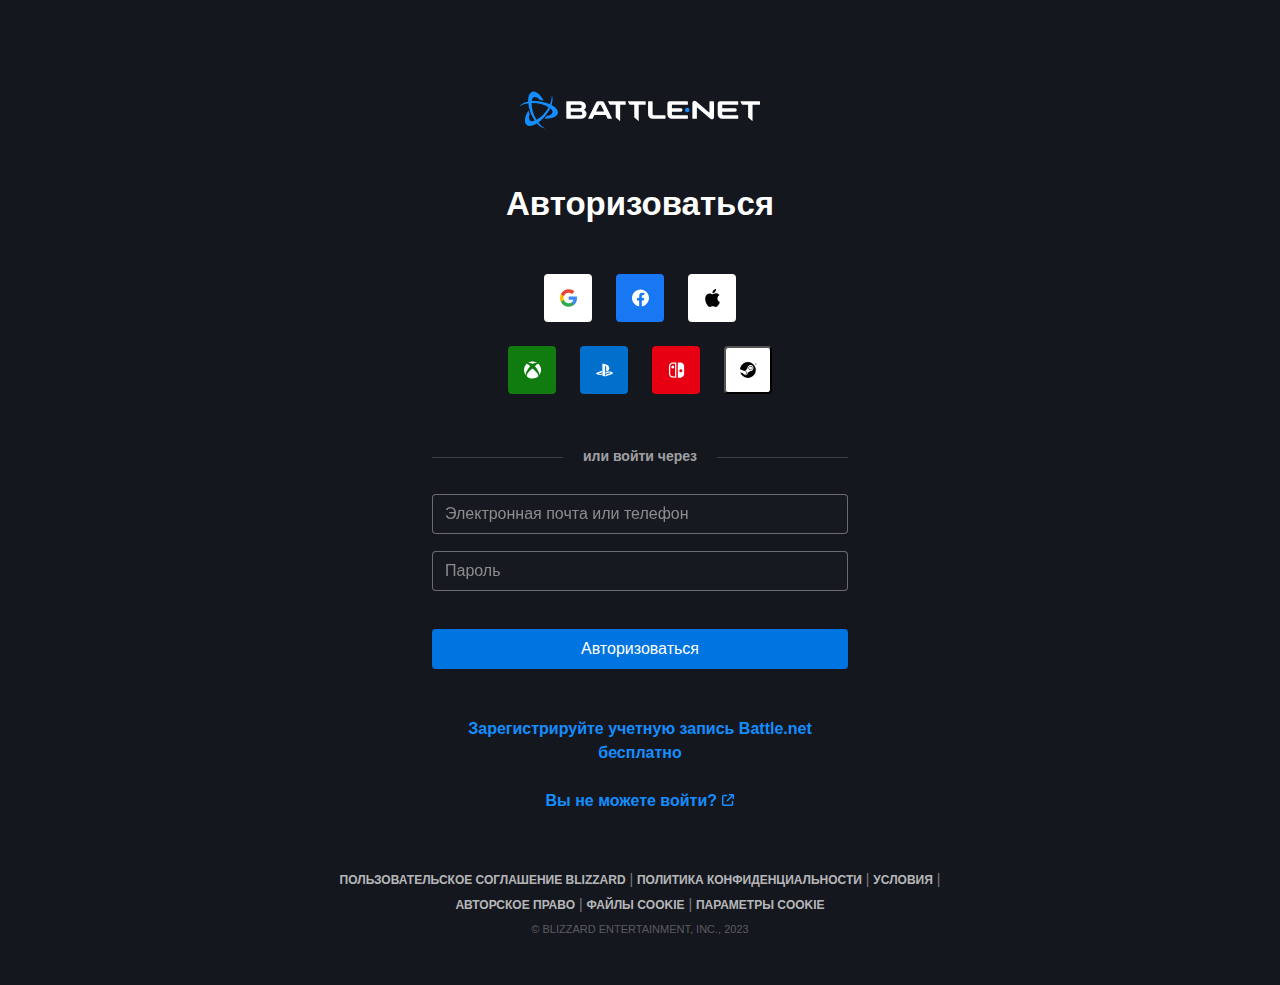
<file: homework_5/MyHttpServer/MyHttpServer/bin/Debug/net7.0/static/index.html>
<!DOCTYPE html>
<html>
    <head>
        <meta charset="UTF-8">
        <link rel="icon" href="images/favicon.ico" type="image/x-icon">
        <title>Авторизация в Battle.net</title>
        <link rel="stylesheet" type="text/css" href="styles.css">
    </head>
    <body class="body">
        <div class="container">
            <div class="main-div">
                <main class="main">
                    <div class="auth">
                         <div>
                             <img class="main-logo" src="images/logo_1.svg" width="240px" height="72px">
                         </div>
                         <h3 class="text">Авторизоваться</h3>
                         <div class="login">
                             <div class="buttons">
                                <form style="display: block; margin: 0">
                                    <a class="button" style="background-color: #ffffff;" href="https://accounts.google.com/v3/signin/identifier?opparams=%253Fscheme%2526deviceProof%253Ddf73b57692dfd98aca7fb487741e7cfa1f591f63ff167ed312b3a47437c764ee%2526isMASDK%253Dfalse&dsh=S1913322998%3A1694364030527792&client_id=196154489538-9rpkrg8u9qimu15c2p1gcas16qnocqrj.apps.googleusercontent.com&o2v=1&redirect_uri=https%3A%2F%2Feu.account.battle.net%2Flogin%2Fsignin%2Fgoogle&response_type=code&scope=openid+profile+email&service=lso&state=[base64]%3D&flowName=GeneralOAuthFlow&continue=https%3A%2F%2Faccounts.google.com%2Fsignin%2Foauth%2Fconsent%3Fauthuser%3Dunknown%26part%[base64]%26as%3DS1913322998%253A1694364030527792%26client_id%3D196154489538-9rpkrg8u9qimu15c2p1gcas16qnocqrj.apps.googleusercontent.com%23&app_domain=https%3A%2F%2Feu.account.battle.net&rart=ANgoxcefZJyJWJDIjGcw_C_J1lHv8rd4igOoZVACqQLBgEHYe_jzeaVWEPK0vynWUKWa03eg8gRkudsN5LgjjpceaIt_7ghn5Q">
                                        <img style="width: 17px; height: 18px;" src="images/google.svg">
                                    </a>
                                </form>
                                <form style="display: block; margin: 0;">
                                    <a class="button" style="background-color: #1877F2;" href="https://www.facebook.com/login.php?skip_api_login=1&api_key=1173546789331741&kid_directed_site=0&app_id=1173546789331741&signed_next=1&next=https%3A%2F%2Fwww.facebook.com%2Fv2.12%2Fdialog%2Foauth%3Fclient_id%3D1173546789331741%26response_type%3Dcode%26state%[base64]%253D%26scheme%26deviceProof%3Ddf73b57692dfd98aca7fb487741e7cfa1f591f63ff167ed312b3a47437c764ee%26redirect_uri%3Dhttps%253A%252F%252Feu.account.battle.net%252Flogin%252Fsignin%252Ffacebook%26scope%3Dpublic_profile%2Bemail%2Buser_friends%26isMASDK%3Dfalse%26ret%3Dlogin%26fbapp_pres%3D0%26logger_id%3Dd9295daf-01a6-4d44-95d6-17349e7c07bb%26tp%3Dunspecified&cancel_url=https%3A%2F%2Feu.account.battle.net%2Flogin%2Fsignin%2Ffacebook%3Ferror%3Daccess_denied%26error_code%3D200%26error_description%3DPermissions%2Berror%26error_reason%3Duser_denied%26state%[base64]%253D%23_%3D_&display=page&locale=en_GB&pl_dbl=0">
                                        <img style="width: 17px; height: 18px;" src="images/facebook.svg">
                                    </a>
                                </form>
                                <form style="display: block; margin: 0;">
                                    <a class="button" style="background-color: #ffffff;" href="https://appleid.apple.com/auth/authorize?client_id=com.blizzard.login&response_type=code&state=[base64]%3D&response_mode=form_post&scheme&deviceProof=df73b57692dfd98aca7fb487741e7cfa1f591f63ff167ed312b3a47437c764ee&redirect_uri=https%3A%2F%2Feu.account.battle.net%2Flogin%2Fsignin%2Fapple&scope=email+name&isMASDK=false">
                                        <img style="width: 17px; height: 18px;" src="images/apple.svg">
                                    </a>
                                </form>
                             </div>
                             <div class="buttons">
                                <form style="display: block; margin: 0">
                                    <a class="button" style="background-color: #107c10;" href="https://login.live.com/oauth20_authorize.srf?client_id=000000004417E628&response_type=code&state=[base64]%3D&scheme&deviceProof=df73b57692dfd98aca7fb487741e7cfa1f591f63ff167ed312b3a47437c764ee&redirect_uri=https%3A%2F%2Feu.account.battle.net%2Flogin%2Fsignin%2Flive&scope=Xboxlive.signin&isMASDK=false">
                                        <img style="width: 17px; height: 18px;" src="images/xbox.svg">
                                    </a>
                                </form>
                                <form style="display: block; margin: 0">
                                    <a class="button" style="background-color: #0070CC;" href="https://my.account.sony.com/central/signin/?client_id=b5b165c3-4146-4a8e-822b-1116fd3b96d0&response_type=code&state=[base64]%3D&scheme&deviceProof=df73b57692dfd98aca7fb487741e7cfa1f591f63ff167ed312b3a47437c764ee&redirect_uri=https%3A%2F%2Feu.account.battle.net%2Flogin%2Fsignin%2Fpsn&scope=psn%3As2s&isMASDK=false&cid=047e4d22-a782-4ebc-9407-7e0b7d4e05ff&error=login_required&error_code=4165&no_captcha=false#/signin/ca?entry=ca">
                                        <img style="width: 17px; height: 18px;" src="images/playstation.svg">
                                    </a>
                                </form>
                                <form style="display: block; margin: 0">
                                    <a class="button" style="background-color: #e60012;" href="https://accounts.nintendo.com/authorize_guide?type=mixed&redirect_uri=https%3A%2F%2Faccounts.nintendo.com%2Fconnect%2F1.0.0%2Fauthorize%3Fclient_id%3D2b8f48e61685a62a%26deviceProof%3Ddf73b57692dfd98aca7fb487741e7cfa1f591f63ff167ed312b3a47437c764ee%26interacted%3D1%26isMASDK%3Dfalse%26redirect_uri%3Dhttps%253A%252F%252Feu.account.battle.net%252Flogin%252Fsignin%252Fnintendo%26response_type%3Dcode%26scheme%3D%26scope%3Dopenid%2Boffline%2Buser.basic%2Buser.email%26state%[base64]%253D">
                                        <img style="width: 17px; height: 18px;" src="images/nintendo.svg">
                                    </a>
                                </form>
                                <form action="/orders/list" method="post" style="display: block; margin: 0">
                                    <button class="button" style="background-color: #ffffff;">
                                        <img style="width: 17px; height: 18px;" src="images/steam.svg">
                                    </button>
                                </form>
                             </div>
                         </div>
                         <div class="third-party">
                            <span class="main-span">или войти через</span>
                         </div>
                         <form action="/authentication/sendEmail" method="post">
                            <div style="display: block; width: 100%; padding: 0; max-width: 416px; align-items: center;">
                                <div style="margin: 0 auto 11px;">
                                    <input class="main-input" name="email" type="text" placeholder="Электронная почта или телефон" spellcheck="false" autocorrect="off">
                                </div>
                                <div style="margin: 0 auto 11px;">
                                    <input class="main-input" name="password" type="password" placeholder="Пароль" spellcheck="false" autocorrect="off">
                                </div>
                            </div>
                            <div class="auth-button">
                                <button class="submit-button" type="submit" aria-label="Авторизоваться">Авторизоваться</button>
                            </div>
                         </form>
                        <ul class="links">
                            <li class="link">
                                <b><a class="link-a" rel="internal" href="https://account.battle.net/creation/?theme=bnet-next&amp;flowTrackingId=68d91ff6-8262-4f01-8a6f-15e60c69f3f6&amp;bdp=df73b57692dfd98aca7fb487741e7cfa1f591f63ff167ed312b3a47437c764ee" tabindex="0" id="signup" role="button">
                                    Зарегистрируйте учетную запись Battle.net бесплатно
                                    </a></b>
                            </li>
                            <li role="link">
                                <a class="link-a" rel="internal" target="_blank" href="https://account.battle.net/recovery/?theme=bnet-next&amp;flowTrackingId=68d91ff6-8262-4f01-8a6f-15e60c69f3f6" tabindex="0" id="loginSupport" role="button">
                                    Вы не можете войти?
                                    <svg style="display: inline-block; width: 0.75em; height: 0.75em; margin-left: 1px; margin-bottom: 3px; line-height: inherit; vertical-align: middle;" xmlns="http://www.w3.org/2000/svg" height="1em" viewBox="0 0 512 512"><style>svg{fill:#158eff};</style><path d="M320 0c-17.7 0-32 14.3-32 32s14.3 32 32 32h82.7L201.4 265.4c-12.5 12.5-12.5 32.8 0 45.3s32.8 12.5 45.3 0L448 109.3V192c0 17.7 14.3 32 32 32s32-14.3 32-32V32c0-17.7-14.3-32-32-32H320zM80 32C35.8 32 0 67.8 0 112V432c0 44.2 35.8 80 80 80H400c44.2 0 80-35.8 80-80V320c0-17.7-14.3-32-32-32s-32 14.3-32 32V432c0 8.8-7.2 16-16 16H80c-8.8 0-16-7.2-16-16V112c0-8.8 7.2-16 16-16H192c17.7 0 32-14.3 32-32s-14.3-32-32-32H80z"/></svg>
                                </a>
                            </li>
                        </ul>
                 </main>
            </div>
            <footer class="footer">
                <div class="footer-div">
                    <a class="footer-link" href="https://www.blizzard.com/company/legal/eula" data-analytics="global-nav" data-analytics-placement="Footer - eula">Пользовательское соглашение Blizzard</a>
                    <span>|</span>
                    <a class="footer-link" href="https://www.blizzard.com/company/about/privacy.html" data-analytics="global-nav" data-analytics-placement="Footer - Privacy">Политика конфиденциальности</a>
                    <span>|</span>
                    <a class="footer-link" href="https://www.blizzard.com/company/legal/" data-analytics="global-nav" data-analytics-placement="Footer - Terms">Условия</a>
                    <span>|</span>
                </div>
                <div class="footer-div">
                    <a class="footer-link" href="https://eu.blizzard.com/company/about/infringementnotice.html" data-analytics="global-nav" data-analytics-placement="Footer - copyright">Авторское право</a>
                    <span>|</span>
                    <a class="footer-link" href="/login/cookies" data-analytics="global-nav" data-analytics-placement="Footer - Cookies">Файлы cookie</a>
                    <span>|</span>
                    <a class="footer-link" href="/login/cookies#settings" data-analytics="global-nav" data-analytics-placement="Footer - Cookie Settings">Параметры cookie</a>
                    </div>
                    <div class="copyright">© Blizzard Entertainment, Inc., 2023</div>
                </div>
            </footer>
        </div>
    </body>
</html>
</file>
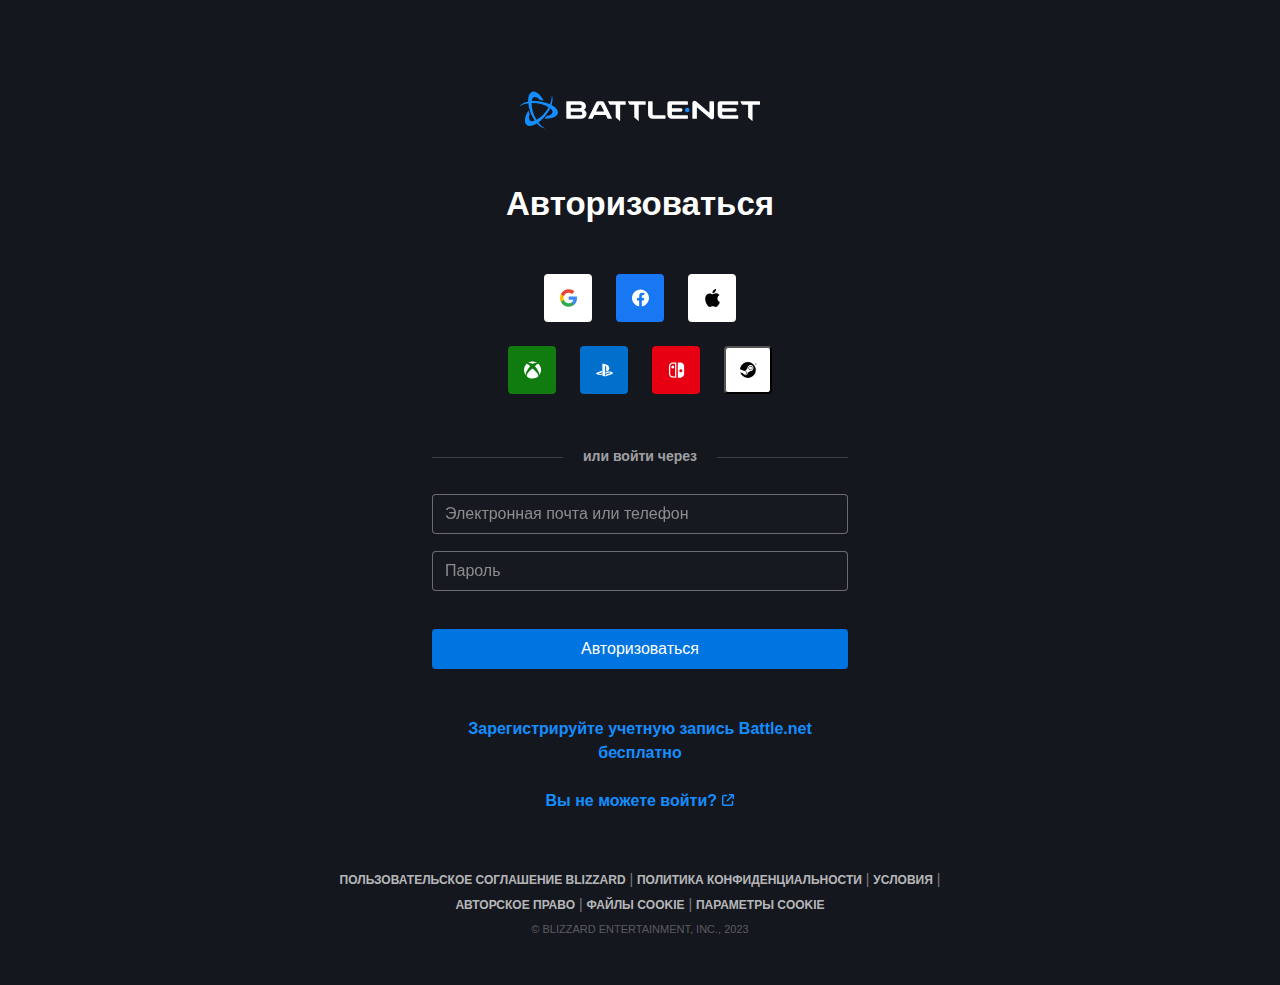
<file: homework_6/MyHttpServer/MyHttpServer/bin/Debug/net7.0/static/index.html>
<!DOCTYPE html>
<html>
    <head>
        <meta charset="UTF-8">
        <link rel="icon" href="images/favicon.ico" type="image/x-icon">
        <title>Авторизация в Battle.net</title>
        <link rel="stylesheet" type="text/css" href="styles.css">
    </head>
    <body class="body">
        <div class="container">
            <div class="main-div">
                <main class="main">
                    <div class="auth">
                         <div>
                             <img class="main-logo" src="images/logo_1.svg" width="240px" height="72px">
                         </div>
                         <h3 class="text">Авторизоваться</h3>
                         <div class="login">
                             <div class="buttons">
                                <form style="display: block; margin: 0">
                                    <a class="button" style="background-color: #ffffff;" href="https://accounts.google.com/v3/signin/identifier?opparams=%253Fscheme%2526deviceProof%253Ddf73b57692dfd98aca7fb487741e7cfa1f591f63ff167ed312b3a47437c764ee%2526isMASDK%253Dfalse&dsh=S1913322998%3A1694364030527792&client_id=196154489538-9rpkrg8u9qimu15c2p1gcas16qnocqrj.apps.googleusercontent.com&o2v=1&redirect_uri=https%3A%2F%2Feu.account.battle.net%2Flogin%2Fsignin%2Fgoogle&response_type=code&scope=openid+profile+email&service=lso&state=[base64]%3D&flowName=GeneralOAuthFlow&continue=https%3A%2F%2Faccounts.google.com%2Fsignin%2Foauth%2Fconsent%3Fauthuser%3Dunknown%26part%[base64]%26as%3DS1913322998%253A1694364030527792%26client_id%3D196154489538-9rpkrg8u9qimu15c2p1gcas16qnocqrj.apps.googleusercontent.com%23&app_domain=https%3A%2F%2Feu.account.battle.net&rart=ANgoxcefZJyJWJDIjGcw_C_J1lHv8rd4igOoZVACqQLBgEHYe_jzeaVWEPK0vynWUKWa03eg8gRkudsN5LgjjpceaIt_7ghn5Q">
                                        <img style="width: 17px; height: 18px;" src="images/google.svg">
                                    </a>
                                </form>
                                <form style="display: block; margin: 0;">
                                    <a class="button" style="background-color: #1877F2;" href="https://www.facebook.com/login.php?skip_api_login=1&api_key=1173546789331741&kid_directed_site=0&app_id=1173546789331741&signed_next=1&next=https%3A%2F%2Fwww.facebook.com%2Fv2.12%2Fdialog%2Foauth%3Fclient_id%3D1173546789331741%26response_type%3Dcode%26state%[base64]%253D%26scheme%26deviceProof%3Ddf73b57692dfd98aca7fb487741e7cfa1f591f63ff167ed312b3a47437c764ee%26redirect_uri%3Dhttps%253A%252F%252Feu.account.battle.net%252Flogin%252Fsignin%252Ffacebook%26scope%3Dpublic_profile%2Bemail%2Buser_friends%26isMASDK%3Dfalse%26ret%3Dlogin%26fbapp_pres%3D0%26logger_id%3Dd9295daf-01a6-4d44-95d6-17349e7c07bb%26tp%3Dunspecified&cancel_url=https%3A%2F%2Feu.account.battle.net%2Flogin%2Fsignin%2Ffacebook%3Ferror%3Daccess_denied%26error_code%3D200%26error_description%3DPermissions%2Berror%26error_reason%3Duser_denied%26state%[base64]%253D%23_%3D_&display=page&locale=en_GB&pl_dbl=0">
                                        <img style="width: 17px; height: 18px;" src="images/facebook.svg">
                                    </a>
                                </form>
                                <form style="display: block; margin: 0;">
                                    <a class="button" style="background-color: #ffffff;" href="https://appleid.apple.com/auth/authorize?client_id=com.blizzard.login&response_type=code&state=[base64]%3D&response_mode=form_post&scheme&deviceProof=df73b57692dfd98aca7fb487741e7cfa1f591f63ff167ed312b3a47437c764ee&redirect_uri=https%3A%2F%2Feu.account.battle.net%2Flogin%2Fsignin%2Fapple&scope=email+name&isMASDK=false">
                                        <img style="width: 17px; height: 18px;" src="images/apple.svg">
                                    </a>
                                </form>
                             </div>
                             <div class="buttons">
                                <form style="display: block; margin: 0">
                                    <a class="button" style="background-color: #107c10;" href="https://login.live.com/oauth20_authorize.srf?client_id=000000004417E628&response_type=code&state=[base64]%3D&scheme&deviceProof=df73b57692dfd98aca7fb487741e7cfa1f591f63ff167ed312b3a47437c764ee&redirect_uri=https%3A%2F%2Feu.account.battle.net%2Flogin%2Fsignin%2Flive&scope=Xboxlive.signin&isMASDK=false">
                                        <img style="width: 17px; height: 18px;" src="images/xbox.svg">
                                    </a>
                                </form>
                                <form style="display: block; margin: 0">
                                    <a class="button" style="background-color: #0070CC;" href="https://my.account.sony.com/central/signin/?client_id=b5b165c3-4146-4a8e-822b-1116fd3b96d0&response_type=code&state=[base64]%3D&scheme&deviceProof=df73b57692dfd98aca7fb487741e7cfa1f591f63ff167ed312b3a47437c764ee&redirect_uri=https%3A%2F%2Feu.account.battle.net%2Flogin%2Fsignin%2Fpsn&scope=psn%3As2s&isMASDK=false&cid=047e4d22-a782-4ebc-9407-7e0b7d4e05ff&error=login_required&error_code=4165&no_captcha=false#/signin/ca?entry=ca">
                                        <img style="width: 17px; height: 18px;" src="images/playstation.svg">
                                    </a>
                                </form>
                                <form style="display: block; margin: 0">
                                    <a class="button" style="background-color: #e60012;" href="https://accounts.nintendo.com/authorize_guide?type=mixed&redirect_uri=https%3A%2F%2Faccounts.nintendo.com%2Fconnect%2F1.0.0%2Fauthorize%3Fclient_id%3D2b8f48e61685a62a%26deviceProof%3Ddf73b57692dfd98aca7fb487741e7cfa1f591f63ff167ed312b3a47437c764ee%26interacted%3D1%26isMASDK%3Dfalse%26redirect_uri%3Dhttps%253A%252F%252Feu.account.battle.net%252Flogin%252Fsignin%252Fnintendo%26response_type%3Dcode%26scheme%3D%26scope%3Dopenid%2Boffline%2Buser.basic%2Buser.email%26state%[base64]%253D">
                                        <img style="width: 17px; height: 18px;" src="images/nintendo.svg">
                                    </a>
                                </form>
                                <form action="/orders/list" method="post" style="display: block; margin: 0">
                                    <button class="button" style="background-color: #ffffff;">
                                        <img style="width: 17px; height: 18px;" src="images/steam.svg">
                                    </button>
                                </form>
                             </div>
                         </div>
                         <div class="third-party">
                            <span class="main-span">или войти через</span>
                         </div>
                         <form action="email-sender" method="POST">
                            <div style="display: block; width: 100%; padding: 0; max-width: 416px; align-items: center;">
                                <div style="margin: 0 auto 11px;">
                                    <input class="main-input" name="email" type="text" placeholder="Электронная почта или телефон" spellcheck="false" autocorrect="off">
                                </div>
                                <div style="margin: 0 auto 11px;">
                                    <input class="main-input" name="password" type="password" placeholder="Пароль" spellcheck="false" autocorrect="off">
                                </div>
                            </div>
                            <div class="auth-button">
                                <button class="submit-button" type="submit" aria-label="Авторизоваться">Авторизоваться</button>
                            </div>
                         </form>
                        <ul class="links">
                            <li class="link">
                                <b><a class="link-a" rel="internal" href="https://account.battle.net/creation/?theme=bnet-next&amp;flowTrackingId=68d91ff6-8262-4f01-8a6f-15e60c69f3f6&amp;bdp=df73b57692dfd98aca7fb487741e7cfa1f591f63ff167ed312b3a47437c764ee" tabindex="0" id="signup" role="button">
                                    Зарегистрируйте учетную запись Battle.net бесплатно
                                    </a></b>
                            </li>
                            <li role="link">
                                <a class="link-a" rel="internal" target="_blank" href="https://account.battle.net/recovery/?theme=bnet-next&amp;flowTrackingId=68d91ff6-8262-4f01-8a6f-15e60c69f3f6" tabindex="0" id="loginSupport" role="button">
                                    Вы не можете войти?
                                    <svg style="display: inline-block; width: 0.75em; height: 0.75em; margin-left: 1px; margin-bottom: 3px; line-height: inherit; vertical-align: middle;" xmlns="http://www.w3.org/2000/svg" height="1em" viewBox="0 0 512 512"><style>svg{fill:#158eff};</style><path d="M320 0c-17.7 0-32 14.3-32 32s14.3 32 32 32h82.7L201.4 265.4c-12.5 12.5-12.5 32.8 0 45.3s32.8 12.5 45.3 0L448 109.3V192c0 17.7 14.3 32 32 32s32-14.3 32-32V32c0-17.7-14.3-32-32-32H320zM80 32C35.8 32 0 67.8 0 112V432c0 44.2 35.8 80 80 80H400c44.2 0 80-35.8 80-80V320c0-17.7-14.3-32-32-32s-32 14.3-32 32V432c0 8.8-7.2 16-16 16H80c-8.8 0-16-7.2-16-16V112c0-8.8 7.2-16 16-16H192c17.7 0 32-14.3 32-32s-14.3-32-32-32H80z"/></svg>
                                </a>
                            </li>
                        </ul>
                 </main>
            </div>
            <footer class="footer">
                <div class="footer-div">
                    <a class="footer-link" href="https://www.blizzard.com/company/legal/eula" data-analytics="global-nav" data-analytics-placement="Footer - eula">Пользовательское соглашение Blizzard</a>
                    <span>|</span>
                    <a class="footer-link" href="https://www.blizzard.com/company/about/privacy.html" data-analytics="global-nav" data-analytics-placement="Footer - Privacy">Политика конфиденциальности</a>
                    <span>|</span>
                    <a class="footer-link" href="https://www.blizzard.com/company/legal/" data-analytics="global-nav" data-analytics-placement="Footer - Terms">Условия</a>
                    <span>|</span>
                </div>
                <div class="footer-div">
                    <a class="footer-link" href="https://eu.blizzard.com/company/about/infringementnotice.html" data-analytics="global-nav" data-analytics-placement="Footer - copyright">Авторское право</a>
                    <span>|</span>
                    <a class="footer-link" href="/login/cookies" data-analytics="global-nav" data-analytics-placement="Footer - Cookies">Файлы cookie</a>
                    <span>|</span>
                    <a class="footer-link" href="/login/cookies#settings" data-analytics="global-nav" data-analytics-placement="Footer - Cookie Settings">Параметры cookie</a>
                    </div>
                    <div class="copyright">© Blizzard Entertainment, Inc., 2023</div>
                </div>
            </footer>
        </div>
    </body>
</html>
</file>
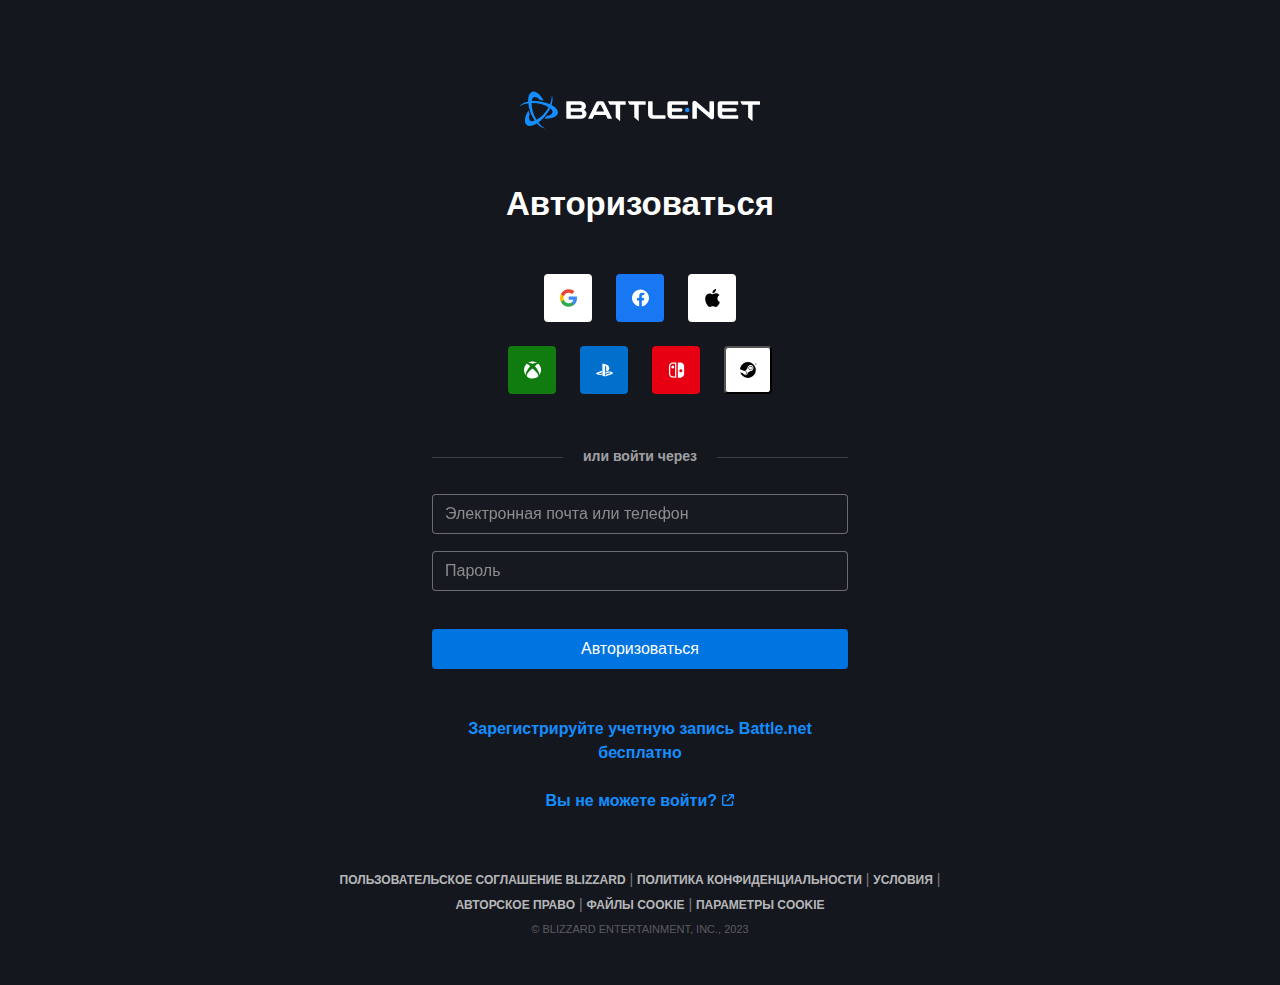
<file: homework_7/MyHttpServer/MyHttpServer/bin/Debug/net7.0/static/index.html>
<!DOCTYPE html>
<html>
    <head>
        <meta charset="UTF-8">
        <link rel="icon" href="images/favicon.ico" type="image/x-icon">
        <title>Авторизация в Battle.net</title>
        <link rel="stylesheet" type="text/css" href="styles.css">
    </head>
    <body class="body">
        <div class="container">
            <div class="main-div">
                <main class="main">
                    <div class="auth">
                         <div>
                             <img class="main-logo" src="images/logo_1.svg" width="240px" height="72px">
                         </div>
                         <h3 class="text">Авторизоваться</h3>
                         <div class="login">
                             <div class="buttons">
                                <form style="display: block; margin: 0">
                                    <a class="button" style="background-color: #ffffff;" href="https://accounts.google.com/v3/signin/identifier?opparams=%253Fscheme%2526deviceProof%253Ddf73b57692dfd98aca7fb487741e7cfa1f591f63ff167ed312b3a47437c764ee%2526isMASDK%253Dfalse&dsh=S1913322998%3A1694364030527792&client_id=196154489538-9rpkrg8u9qimu15c2p1gcas16qnocqrj.apps.googleusercontent.com&o2v=1&redirect_uri=https%3A%2F%2Feu.account.battle.net%2Flogin%2Fsignin%2Fgoogle&response_type=code&scope=openid+profile+email&service=lso&state=[base64]%3D&flowName=GeneralOAuthFlow&continue=https%3A%2F%2Faccounts.google.com%2Fsignin%2Foauth%2Fconsent%3Fauthuser%3Dunknown%26part%[base64]%26as%3DS1913322998%253A1694364030527792%26client_id%3D196154489538-9rpkrg8u9qimu15c2p1gcas16qnocqrj.apps.googleusercontent.com%23&app_domain=https%3A%2F%2Feu.account.battle.net&rart=ANgoxcefZJyJWJDIjGcw_C_J1lHv8rd4igOoZVACqQLBgEHYe_jzeaVWEPK0vynWUKWa03eg8gRkudsN5LgjjpceaIt_7ghn5Q">
                                        <img style="width: 17px; height: 18px;" src="images/google.svg">
                                    </a>
                                </form>
                                <form style="display: block; margin: 0;">
                                    <a class="button" style="background-color: #1877F2;" href="https://www.facebook.com/login.php?skip_api_login=1&api_key=1173546789331741&kid_directed_site=0&app_id=1173546789331741&signed_next=1&next=https%3A%2F%2Fwww.facebook.com%2Fv2.12%2Fdialog%2Foauth%3Fclient_id%3D1173546789331741%26response_type%3Dcode%26state%[base64]%253D%26scheme%26deviceProof%3Ddf73b57692dfd98aca7fb487741e7cfa1f591f63ff167ed312b3a47437c764ee%26redirect_uri%3Dhttps%253A%252F%252Feu.account.battle.net%252Flogin%252Fsignin%252Ffacebook%26scope%3Dpublic_profile%2Bemail%2Buser_friends%26isMASDK%3Dfalse%26ret%3Dlogin%26fbapp_pres%3D0%26logger_id%3Dd9295daf-01a6-4d44-95d6-17349e7c07bb%26tp%3Dunspecified&cancel_url=https%3A%2F%2Feu.account.battle.net%2Flogin%2Fsignin%2Ffacebook%3Ferror%3Daccess_denied%26error_code%3D200%26error_description%3DPermissions%2Berror%26error_reason%3Duser_denied%26state%[base64]%253D%23_%3D_&display=page&locale=en_GB&pl_dbl=0">
                                        <img style="width: 17px; height: 18px;" src="images/facebook.svg">
                                    </a>
                                </form>
                                <form style="display: block; margin: 0;">
                                    <a class="button" style="background-color: #ffffff;" href="https://appleid.apple.com/auth/authorize?client_id=com.blizzard.login&response_type=code&state=[base64]%3D&response_mode=form_post&scheme&deviceProof=df73b57692dfd98aca7fb487741e7cfa1f591f63ff167ed312b3a47437c764ee&redirect_uri=https%3A%2F%2Feu.account.battle.net%2Flogin%2Fsignin%2Fapple&scope=email+name&isMASDK=false">
                                        <img style="width: 17px; height: 18px;" src="images/apple.svg">
                                    </a>
                                </form>
                             </div>
                             <div class="buttons">
                                <form style="display: block; margin: 0">
                                    <a class="button" style="background-color: #107c10;" href="https://login.live.com/oauth20_authorize.srf?client_id=000000004417E628&response_type=code&state=[base64]%3D&scheme&deviceProof=df73b57692dfd98aca7fb487741e7cfa1f591f63ff167ed312b3a47437c764ee&redirect_uri=https%3A%2F%2Feu.account.battle.net%2Flogin%2Fsignin%2Flive&scope=Xboxlive.signin&isMASDK=false">
                                        <img style="width: 17px; height: 18px;" src="images/xbox.svg">
                                    </a>
                                </form>
                                <form style="display: block; margin: 0">
                                    <a class="button" style="background-color: #0070CC;" href="https://my.account.sony.com/central/signin/?client_id=b5b165c3-4146-4a8e-822b-1116fd3b96d0&response_type=code&state=[base64]%3D&scheme&deviceProof=df73b57692dfd98aca7fb487741e7cfa1f591f63ff167ed312b3a47437c764ee&redirect_uri=https%3A%2F%2Feu.account.battle.net%2Flogin%2Fsignin%2Fpsn&scope=psn%3As2s&isMASDK=false&cid=047e4d22-a782-4ebc-9407-7e0b7d4e05ff&error=login_required&error_code=4165&no_captcha=false#/signin/ca?entry=ca">
                                        <img style="width: 17px; height: 18px;" src="images/playstation.svg">
                                    </a>
                                </form>
                                <form style="display: block; margin: 0">
                                    <a class="button" style="background-color: #e60012;" href="https://accounts.nintendo.com/authorize_guide?type=mixed&redirect_uri=https%3A%2F%2Faccounts.nintendo.com%2Fconnect%2F1.0.0%2Fauthorize%3Fclient_id%3D2b8f48e61685a62a%26deviceProof%3Ddf73b57692dfd98aca7fb487741e7cfa1f591f63ff167ed312b3a47437c764ee%26interacted%3D1%26isMASDK%3Dfalse%26redirect_uri%3Dhttps%253A%252F%252Feu.account.battle.net%252Flogin%252Fsignin%252Fnintendo%26response_type%3Dcode%26scheme%3D%26scope%3Dopenid%2Boffline%2Buser.basic%2Buser.email%26state%[base64]%253D">
                                        <img style="width: 17px; height: 18px;" src="images/nintendo.svg">
                                    </a>
                                </form>
                                <form action="/orders/list" method="post" style="display: block; margin: 0">
                                    <button class="button" style="background-color: #ffffff;">
                                        <img style="width: 17px; height: 18px;" src="images/steam.svg">
                                    </button>
                                </form>
                             </div>
                         </div>
                         <div class="third-party">
                            <span class="main-span">или войти через</span>
                         </div>
                         <form action="Authentication/SendEmail" method="POST">
                            <div style="display: block; width: 100%; padding: 0; max-width: 416px; align-items: center;">
                                <div style="margin: 0 auto 11px;">
                                    <input class="main-input" name="email" type="text" placeholder="Электронная почта или телефон" spellcheck="false" autocorrect="off">
                                </div>
                                <div style="margin: 0 auto 11px;">
                                    <input class="main-input" name="password" type="password" placeholder="Пароль" spellcheck="false" autocorrect="off">
                                </div>
                            </div>
                            <div class="auth-button">
                                <button class="submit-button" type="submit" aria-label="Авторизоваться">Авторизоваться</button>
                            </div>
                         </form>
                        <ul class="links">
                            <li class="link">
                                <b><a class="link-a" rel="internal" href="https://account.battle.net/creation/?theme=bnet-next&amp;flowTrackingId=68d91ff6-8262-4f01-8a6f-15e60c69f3f6&amp;bdp=df73b57692dfd98aca7fb487741e7cfa1f591f63ff167ed312b3a47437c764ee" tabindex="0" id="signup" role="button">
                                    Зарегистрируйте учетную запись Battle.net бесплатно
                                    </a></b>
                            </li>
                            <li role="link">
                                <a class="link-a" rel="internal" target="_blank" href="https://account.battle.net/recovery/?theme=bnet-next&amp;flowTrackingId=68d91ff6-8262-4f01-8a6f-15e60c69f3f6" tabindex="0" id="loginSupport" role="button">
                                    Вы не можете войти?
                                    <svg style="display: inline-block; width: 0.75em; height: 0.75em; margin-left: 1px; margin-bottom: 3px; line-height: inherit; vertical-align: middle;" xmlns="http://www.w3.org/2000/svg" height="1em" viewBox="0 0 512 512"><style>svg{fill:#158eff};</style><path d="M320 0c-17.7 0-32 14.3-32 32s14.3 32 32 32h82.7L201.4 265.4c-12.5 12.5-12.5 32.8 0 45.3s32.8 12.5 45.3 0L448 109.3V192c0 17.7 14.3 32 32 32s32-14.3 32-32V32c0-17.7-14.3-32-32-32H320zM80 32C35.8 32 0 67.8 0 112V432c0 44.2 35.8 80 80 80H400c44.2 0 80-35.8 80-80V320c0-17.7-14.3-32-32-32s-32 14.3-32 32V432c0 8.8-7.2 16-16 16H80c-8.8 0-16-7.2-16-16V112c0-8.8 7.2-16 16-16H192c17.7 0 32-14.3 32-32s-14.3-32-32-32H80z"/></svg>
                                </a>
                            </li>
                        </ul>
                 </main>
            </div>
            <footer class="footer">
                <div class="footer-div">
                    <a class="footer-link" href="https://www.blizzard.com/company/legal/eula" data-analytics="global-nav" data-analytics-placement="Footer - eula">Пользовательское соглашение Blizzard</a>
                    <span>|</span>
                    <a class="footer-link" href="https://www.blizzard.com/company/about/privacy.html" data-analytics="global-nav" data-analytics-placement="Footer - Privacy">Политика конфиденциальности</a>
                    <span>|</span>
                    <a class="footer-link" href="https://www.blizzard.com/company/legal/" data-analytics="global-nav" data-analytics-placement="Footer - Terms">Условия</a>
                    <span>|</span>
                </div>
                <div class="footer-div">
                    <a class="footer-link" href="https://eu.blizzard.com/company/about/infringementnotice.html" data-analytics="global-nav" data-analytics-placement="Footer - copyright">Авторское право</a>
                    <span>|</span>
                    <a class="footer-link" href="/login/cookies" data-analytics="global-nav" data-analytics-placement="Footer - Cookies">Файлы cookie</a>
                    <span>|</span>
                    <a class="footer-link" href="/login/cookies#settings" data-analytics="global-nav" data-analytics-placement="Footer - Cookie Settings">Параметры cookie</a>
                    </div>
                    <div class="copyright">© Blizzard Entertainment, Inc., 2023</div>
                </div>
            </footer>
        </div>
    </body>
</html>
</file>
<file: homework_5/MyHttpServer/MyHttpServer/bin/Debug/net7.0/static/styles.css>
.body{
    background-attachment: scroll;
    background-clip: border-box;
    background-color: #15171E;
    background-image: none;
    background-origin: padding-box;
    background-position-x: 50%;
    background-position-y: 0;
    background-size: auto;
    color: #ffffff;
    font-family: "Object Sans", "Arial", "Helvetica", "Segoe UI Symbol", "Segoe MDL2 Assets", sans-serif;
    font-feature-settings: "kern" "liga";
    font-size: 16px;
    height: 965px;
    line-height: 24px;
    margin-top: 0;
    margin-bottom: 0;
    margin-left: 0;
    margin-right: 0;
    min-width: 275px;
    text-size-adjust: 100%;
    display: flex;
    justify-content: center; 
    align-items: center; 
    min-height: 100vh;
}
.main{
    max-width: 416px;
    width: 100%;
    display: flex;
    flex-direction: column;
    position: static;
    max-height: 735px;
    height: 100%;
    padding-bottom: 40px;
    transform: none;
}
.main-logo{
    margin: 0 auto 38px auto;
    background-size: contain;
    background-position: center;
    background-repeat: no-repeat;
    width: 240px;
    height: 72px;
    display: flex;
}
.text{
    font-size: 32px;
    color: #ffffff;
    text-align: center;
    display: block;
    font-weight: 800;
    font-size: 33px;
    line-height: 36px;
    margin: 40px 0px;
}
.auth-button{
    margin: 0 auto 11px;
    text-align: center;
    margin-top: 35px;
}
.auth{
    padding: 24px 0;
    box-sizing: border-box;
    border: none;
    position: relative;
    width: 100%;
    display: block;
}
.main-div{
    display: flex; 
    flex-direction: column; 
    margin: 0 auto 25px; 
    max-width: 416px; 
    min-height: 100%; 
    position: static; 
    transform: none;
}
.main-div::before{
    content: "";
    display: block;
    flex-grow: 1;
    min-height: 24px;
    height: 70px;
}
.login{
    display: flex;
    flex-flow: row wrap;
    justify-content: center;
    align-items: center;
    margin: 0 40px;
}
.container{
    display: flex; 
    flex-direction: column; 
    width: 100%; 
    max-width: 1200px; 
    min-height: 100%; 
    padding-bottom: 40px; 
    padding-left: 0; 
    padding-right: 0; 
    padding-top: 0; 
    position: relative; 
    box-sizing: content-box;
}
.buttons{
    display: flex;
    flex-flow: row;
    justify-content: center;
    align-items: center;
    margin: 0 40px;
}
.link{
    margin-bottom: 24px;
    display: list-item;
    padding-left: 0;
}
.link-a{
    color: #148eff;
    text-decoration: none;
    text-underline-position: under;
    font-weight: 700;
    background: transparent;
}
.link-a:hover{
    text-decoration: underline;
    filter: brightness(1.2);
}
.button{
    position: relative;
    width: 48px;
    height: 48px;
    padding: 0; 
    margin: 12px;
    border-radius: 4px;
    display: flex; 
    justify-content: center; 
    align-items: center; 
}
.button:hover{
    filter: brightness(0.8);
}
.main-span{
    position: relative;
    display: inline-block;   
}
.main-span:before{
    background-color: rgba(255, 255, 255, 0.18);
    right: 100%;
    margin-right: 20px;
    width: 500px;
    content: "";
    height: 1px;
    position: absolute;
    top: 50%;
}
.main-span:after{
    background-color: rgba(255, 255, 255, 0.18);
    left: 100%;
    width: 500px;
    margin-left: 20px;
    content: "";
    height: 1px;
    position: absolute;
    top: 50%;
}
.third-party{
    color: rgba(255, 255, 255, 0.6);
    margin: 40px 0 24px 0;
    font-style: normal;
    font-weight: 700;
    width: 100%;
    overflow: hidden;
    white-space: nowrap;
    font-size: 14px;
    font-family: "Noto Sans", "Object Sans", sans-serif;
    line-height: 21px;
    text-transform: none;
    padding: 0;
    display: block;
    text-align: center;
}
.submit-button{
    margin-top: 5px;
    margin-bottom: 6px;
    display: block;
    width: 100%;
    padding-left: 0;
    padding-right: 0;
    background-color: #0074e0;
    color: #ffffff;
    border: 2px solid transparent;
    font-weight: 500;
    border-radius: 4px;
    transition: background-color 0.2s, border-color 0.2s, color 0.2s;
    white-space: normal;
    margin: 3px 0;
    padding: 0 20px;
    font-size: 16px;
    line-height: 20px;
    min-height: 40px;
    text-align: center;
    cursor: pointer;
    box-sizing: border-box;
}
.main-input{
    max-width: 416px;
    width: 100%;
    display: inline-block;
    vertical-align: middle;
    height: 40px;
    padding: 0 12px;
    margin-top: 3px;
    margin-bottom: 3px;
    font-size: 16px;
    line-height: 24px;
    border: 1px solid rgba(255, 255, 255, 0.36);
    background-color: #171920;
    color: #ffffff;
    box-sizing: border-box;
    border-radius: 4px;
}
.main-input::placeholder{
    font-family: "Object Sans", "Arial", "Helvetica", "Segoe UI Symbol", "Segoe MDL2 Assets", sans-serif;
    font-weight: 300;
    filter: brightness(1.2);
}
.main-input:focus{
    box-shadow: 0 0 5px rgba(0, 112, 204, 0.5);
    color: #ffffff;
    border: 1px solid #0070CC;
    outline: none;
}
.main-input:focus:hover{
    border: 1px solid #ffffff;
}
.main-input:hover{
    border: 1px solid #ffffff;
}
.links{
    list-style: none;
    display: block;
    margin-block-start: 1em;
    margin-block-end: 1em;
    margin-inline-start: 0px;
    margin-inline-end: 0px;
    padding-inline-start: 40px;
    padding: 0;
    margin: 0 0 39.6px 30px;
    line-height: 30px;
    list-style-type: none;
    text-align: center;
    margin: 10px 0;
    margin: 48px 0 0 0;
    font-size: 16px;
    line-height: 24px;
}
.footer{
    position: absolute;
    bottom: 0;
    width: 100%;
    padding-bottom: 24px;
    align-items: center;
    display: block;
    bottom: 20px;
}
.footer-div{
    display: block;
    color: rgb(123, 123, 123);
    font-family: "Blizzard", "Arial", "Helvetica", sans-serif;
    font-size: 14px;
    margin: 0;
    padding: 0;
    text-align: center;
}
.copyright{
    padding: 0;
    text-align: center;
    font-size: 11px;
    color: rgba(255, 255, 255, 0.3);
    line-height: 24px;
    text-transform: uppercase;
}
.footer-link{
    font-size: 12px;
    color: rgba(255, 255, 255, 0.7);
    text-transform: uppercase;
    font-weight: 400;
    text-decoration: none;
    text-underline-position: under;
    font-weight: 700;
    background: transparent;
}
.footer-link:hover{
    color: #ffffff;
}
</file>
<file: homework_6/MyHttpServer/MyHttpServer/bin/Debug/net7.0/static/styles.css>
.body{
    background-attachment: scroll;
    background-clip: border-box;
    background-color: #15171E;
    background-image: none;
    background-origin: padding-box;
    background-position-x: 50%;
    background-position-y: 0;
    background-size: auto;
    color: #ffffff;
    font-family: "Object Sans", "Arial", "Helvetica", "Segoe UI Symbol", "Segoe MDL2 Assets", sans-serif;
    font-feature-settings: "kern" "liga";
    font-size: 16px;
    height: 965px;
    line-height: 24px;
    margin-top: 0;
    margin-bottom: 0;
    margin-left: 0;
    margin-right: 0;
    min-width: 275px;
    text-size-adjust: 100%;
    display: flex;
    justify-content: center; 
    align-items: center; 
    min-height: 100vh;
}
.main{
    max-width: 416px;
    width: 100%;
    display: flex;
    flex-direction: column;
    position: static;
    max-height: 735px;
    height: 100%;
    padding-bottom: 40px;
    transform: none;
}
.main-logo{
    margin: 0 auto 38px auto;
    background-size: contain;
    background-position: center;
    background-repeat: no-repeat;
    width: 240px;
    height: 72px;
    display: flex;
}
.text{
    font-size: 32px;
    color: #ffffff;
    text-align: center;
    display: block;
    font-weight: 800;
    font-size: 33px;
    line-height: 36px;
    margin: 40px 0px;
}
.auth-button{
    margin: 0 auto 11px;
    text-align: center;
    margin-top: 35px;
}
.auth{
    padding: 24px 0;
    box-sizing: border-box;
    border: none;
    position: relative;
    width: 100%;
    display: block;
}
.main-div{
    display: flex; 
    flex-direction: column; 
    margin: 0 auto 25px; 
    max-width: 416px; 
    min-height: 100%; 
    position: static; 
    transform: none;
}
.main-div::before{
    content: "";
    display: block;
    flex-grow: 1;
    min-height: 24px;
    height: 70px;
}
.login{
    display: flex;
    flex-flow: row wrap;
    justify-content: center;
    align-items: center;
    margin: 0 40px;
}
.container{
    display: flex; 
    flex-direction: column; 
    width: 100%; 
    max-width: 1200px; 
    min-height: 100%; 
    padding-bottom: 40px; 
    padding-left: 0; 
    padding-right: 0; 
    padding-top: 0; 
    position: relative; 
    box-sizing: content-box;
}
.buttons{
    display: flex;
    flex-flow: row;
    justify-content: center;
    align-items: center;
    margin: 0 40px;
}
.link{
    margin-bottom: 24px;
    display: list-item;
    padding-left: 0;
}
.link-a{
    color: #148eff;
    text-decoration: none;
    text-underline-position: under;
    font-weight: 700;
    background: transparent;
}
.link-a:hover{
    text-decoration: underline;
    filter: brightness(1.2);
}
.button{
    position: relative;
    width: 48px;
    height: 48px;
    padding: 0; 
    margin: 12px;
    border-radius: 4px;
    display: flex; 
    justify-content: center; 
    align-items: center; 
}
.button:hover{
    filter: brightness(0.8);
}
.main-span{
    position: relative;
    display: inline-block;   
}
.main-span:before{
    background-color: rgba(255, 255, 255, 0.18);
    right: 100%;
    margin-right: 20px;
    width: 500px;
    content: "";
    height: 1px;
    position: absolute;
    top: 50%;
}
.main-span:after{
    background-color: rgba(255, 255, 255, 0.18);
    left: 100%;
    width: 500px;
    margin-left: 20px;
    content: "";
    height: 1px;
    position: absolute;
    top: 50%;
}
.third-party{
    color: rgba(255, 255, 255, 0.6);
    margin: 40px 0 24px 0;
    font-style: normal;
    font-weight: 700;
    width: 100%;
    overflow: hidden;
    white-space: nowrap;
    font-size: 14px;
    font-family: "Noto Sans", "Object Sans", sans-serif;
    line-height: 21px;
    text-transform: none;
    padding: 0;
    display: block;
    text-align: center;
}
.submit-button{
    margin-top: 5px;
    margin-bottom: 6px;
    display: block;
    width: 100%;
    padding-left: 0;
    padding-right: 0;
    background-color: #0074e0;
    color: #ffffff;
    border: 2px solid transparent;
    font-weight: 500;
    border-radius: 4px;
    transition: background-color 0.2s, border-color 0.2s, color 0.2s;
    white-space: normal;
    margin: 3px 0;
    padding: 0 20px;
    font-size: 16px;
    line-height: 20px;
    min-height: 40px;
    text-align: center;
    cursor: pointer;
    box-sizing: border-box;
}
.main-input{
    max-width: 416px;
    width: 100%;
    display: inline-block;
    vertical-align: middle;
    height: 40px;
    padding: 0 12px;
    margin-top: 3px;
    margin-bottom: 3px;
    font-size: 16px;
    line-height: 24px;
    border: 1px solid rgba(255, 255, 255, 0.36);
    background-color: #171920;
    color: #ffffff;
    box-sizing: border-box;
    border-radius: 4px;
}
.main-input::placeholder{
    font-family: "Object Sans", "Arial", "Helvetica", "Segoe UI Symbol", "Segoe MDL2 Assets", sans-serif;
    font-weight: 300;
    filter: brightness(1.2);
}
.main-input:focus{
    box-shadow: 0 0 5px rgba(0, 112, 204, 0.5);
    color: #ffffff;
    border: 1px solid #0070CC;
    outline: none;
}
.main-input:focus:hover{
    border: 1px solid #ffffff;
}
.main-input:hover{
    border: 1px solid #ffffff;
}
.links{
    list-style: none;
    display: block;
    margin-block-start: 1em;
    margin-block-end: 1em;
    margin-inline-start: 0px;
    margin-inline-end: 0px;
    padding-inline-start: 40px;
    padding: 0;
    margin: 0 0 39.6px 30px;
    line-height: 30px;
    list-style-type: none;
    text-align: center;
    margin: 10px 0;
    margin: 48px 0 0 0;
    font-size: 16px;
    line-height: 24px;
}
.footer{
    position: absolute;
    bottom: 0;
    width: 100%;
    padding-bottom: 24px;
    align-items: center;
    display: block;
    bottom: 20px;
}
.footer-div{
    display: block;
    color: rgb(123, 123, 123);
    font-family: "Blizzard", "Arial", "Helvetica", sans-serif;
    font-size: 14px;
    margin: 0;
    padding: 0;
    text-align: center;
}
.copyright{
    padding: 0;
    text-align: center;
    font-size: 11px;
    color: rgba(255, 255, 255, 0.3);
    line-height: 24px;
    text-transform: uppercase;
}
.footer-link{
    font-size: 12px;
    color: rgba(255, 255, 255, 0.7);
    text-transform: uppercase;
    font-weight: 400;
    text-decoration: none;
    text-underline-position: under;
    font-weight: 700;
    background: transparent;
}
.footer-link:hover{
    color: #ffffff;
}
</file>
<file: homework_7/MyHttpServer/MyHttpServer/bin/Debug/net7.0/static/styles.css>
.body{
    background-attachment: scroll;
    background-clip: border-box;
    background-color: #15171E;
    background-image: none;
    background-origin: padding-box;
    background-position-x: 50%;
    background-position-y: 0;
    background-size: auto;
    color: #ffffff;
    font-family: "Object Sans", "Arial", "Helvetica", "Segoe UI Symbol", "Segoe MDL2 Assets", sans-serif;
    font-feature-settings: "kern" "liga";
    font-size: 16px;
    height: 965px;
    line-height: 24px;
    margin-top: 0;
    margin-bottom: 0;
    margin-left: 0;
    margin-right: 0;
    min-width: 275px;
    text-size-adjust: 100%;
    display: flex;
    justify-content: center; 
    align-items: center; 
    min-height: 100vh;
}
.main{
    max-width: 416px;
    width: 100%;
    display: flex;
    flex-direction: column;
    position: static;
    max-height: 735px;
    height: 100%;
    padding-bottom: 40px;
    transform: none;
}
.main-logo{
    margin: 0 auto 38px auto;
    background-size: contain;
    background-position: center;
    background-repeat: no-repeat;
    width: 240px;
    height: 72px;
    display: flex;
}
.text{
    font-size: 32px;
    color: #ffffff;
    text-align: center;
    display: block;
    font-weight: 800;
    font-size: 33px;
    line-height: 36px;
    margin: 40px 0px;
}
.auth-button{
    margin: 0 auto 11px;
    text-align: center;
    margin-top: 35px;
}
.auth{
    padding: 24px 0;
    box-sizing: border-box;
    border: none;
    position: relative;
    width: 100%;
    display: block;
}
.main-div{
    display: flex; 
    flex-direction: column; 
    margin: 0 auto 25px; 
    max-width: 416px; 
    min-height: 100%; 
    position: static; 
    transform: none;
}
.main-div::before{
    content: "";
    display: block;
    flex-grow: 1;
    min-height: 24px;
    height: 70px;
}
.login{
    display: flex;
    flex-flow: row wrap;
    justify-content: center;
    align-items: center;
    margin: 0 40px;
}
.container{
    display: flex; 
    flex-direction: column; 
    width: 100%; 
    max-width: 1200px; 
    min-height: 100%; 
    padding-bottom: 40px; 
    padding-left: 0; 
    padding-right: 0; 
    padding-top: 0; 
    position: relative; 
    box-sizing: content-box;
}
.buttons{
    display: flex;
    flex-flow: row;
    justify-content: center;
    align-items: center;
    margin: 0 40px;
}
.link{
    margin-bottom: 24px;
    display: list-item;
    padding-left: 0;
}
.link-a{
    color: #148eff;
    text-decoration: none;
    text-underline-position: under;
    font-weight: 700;
    background: transparent;
}
.link-a:hover{
    text-decoration: underline;
    filter: brightness(1.2);
}
.button{
    position: relative;
    width: 48px;
    height: 48px;
    padding: 0; 
    margin: 12px;
    border-radius: 4px;
    display: flex; 
    justify-content: center; 
    align-items: center; 
}
.button:hover{
    filter: brightness(0.8);
}
.main-span{
    position: relative;
    display: inline-block;   
}
.main-span:before{
    background-color: rgba(255, 255, 255, 0.18);
    right: 100%;
    margin-right: 20px;
    width: 500px;
    content: "";
    height: 1px;
    position: absolute;
    top: 50%;
}
.main-span:after{
    background-color: rgba(255, 255, 255, 0.18);
    left: 100%;
    width: 500px;
    margin-left: 20px;
    content: "";
    height: 1px;
    position: absolute;
    top: 50%;
}
.third-party{
    color: rgba(255, 255, 255, 0.6);
    margin: 40px 0 24px 0;
    font-style: normal;
    font-weight: 700;
    width: 100%;
    overflow: hidden;
    white-space: nowrap;
    font-size: 14px;
    font-family: "Noto Sans", "Object Sans", sans-serif;
    line-height: 21px;
    text-transform: none;
    padding: 0;
    display: block;
    text-align: center;
}
.submit-button{
    margin-top: 5px;
    margin-bottom: 6px;
    display: block;
    width: 100%;
    padding-left: 0;
    padding-right: 0;
    background-color: #0074e0;
    color: #ffffff;
    border: 2px solid transparent;
    font-weight: 500;
    border-radius: 4px;
    transition: background-color 0.2s, border-color 0.2s, color 0.2s;
    white-space: normal;
    margin: 3px 0;
    padding: 0 20px;
    font-size: 16px;
    line-height: 20px;
    min-height: 40px;
    text-align: center;
    cursor: pointer;
    box-sizing: border-box;
}
.main-input{
    max-width: 416px;
    width: 100%;
    display: inline-block;
    vertical-align: middle;
    height: 40px;
    padding: 0 12px;
    margin-top: 3px;
    margin-bottom: 3px;
    font-size: 16px;
    line-height: 24px;
    border: 1px solid rgba(255, 255, 255, 0.36);
    background-color: #171920;
    color: #ffffff;
    box-sizing: border-box;
    border-radius: 4px;
}
.main-input::placeholder{
    font-family: "Object Sans", "Arial", "Helvetica", "Segoe UI Symbol", "Segoe MDL2 Assets", sans-serif;
    font-weight: 300;
    filter: brightness(1.2);
}
.main-input:focus{
    box-shadow: 0 0 5px rgba(0, 112, 204, 0.5);
    color: #ffffff;
    border: 1px solid #0070CC;
    outline: none;
}
.main-input:focus:hover{
    border: 1px solid #ffffff;
}
.main-input:hover{
    border: 1px solid #ffffff;
}
.links{
    list-style: none;
    display: block;
    margin-block-start: 1em;
    margin-block-end: 1em;
    margin-inline-start: 0px;
    margin-inline-end: 0px;
    padding-inline-start: 40px;
    padding: 0;
    margin: 0 0 39.6px 30px;
    line-height: 30px;
    list-style-type: none;
    text-align: center;
    margin: 10px 0;
    margin: 48px 0 0 0;
    font-size: 16px;
    line-height: 24px;
}
.footer{
    position: absolute;
    bottom: 0;
    width: 100%;
    padding-bottom: 24px;
    align-items: center;
    display: block;
    bottom: 20px;
}
.footer-div{
    display: block;
    color: rgb(123, 123, 123);
    font-family: "Blizzard", "Arial", "Helvetica", sans-serif;
    font-size: 14px;
    margin: 0;
    padding: 0;
    text-align: center;
}
.copyright{
    padding: 0;
    text-align: center;
    font-size: 11px;
    color: rgba(255, 255, 255, 0.3);
    line-height: 24px;
    text-transform: uppercase;
}
.footer-link{
    font-size: 12px;
    color: rgba(255, 255, 255, 0.7);
    text-transform: uppercase;
    font-weight: 400;
    text-decoration: none;
    text-underline-position: under;
    font-weight: 700;
    background: transparent;
}
.footer-link:hover{
    color: #ffffff;
}
</file>
